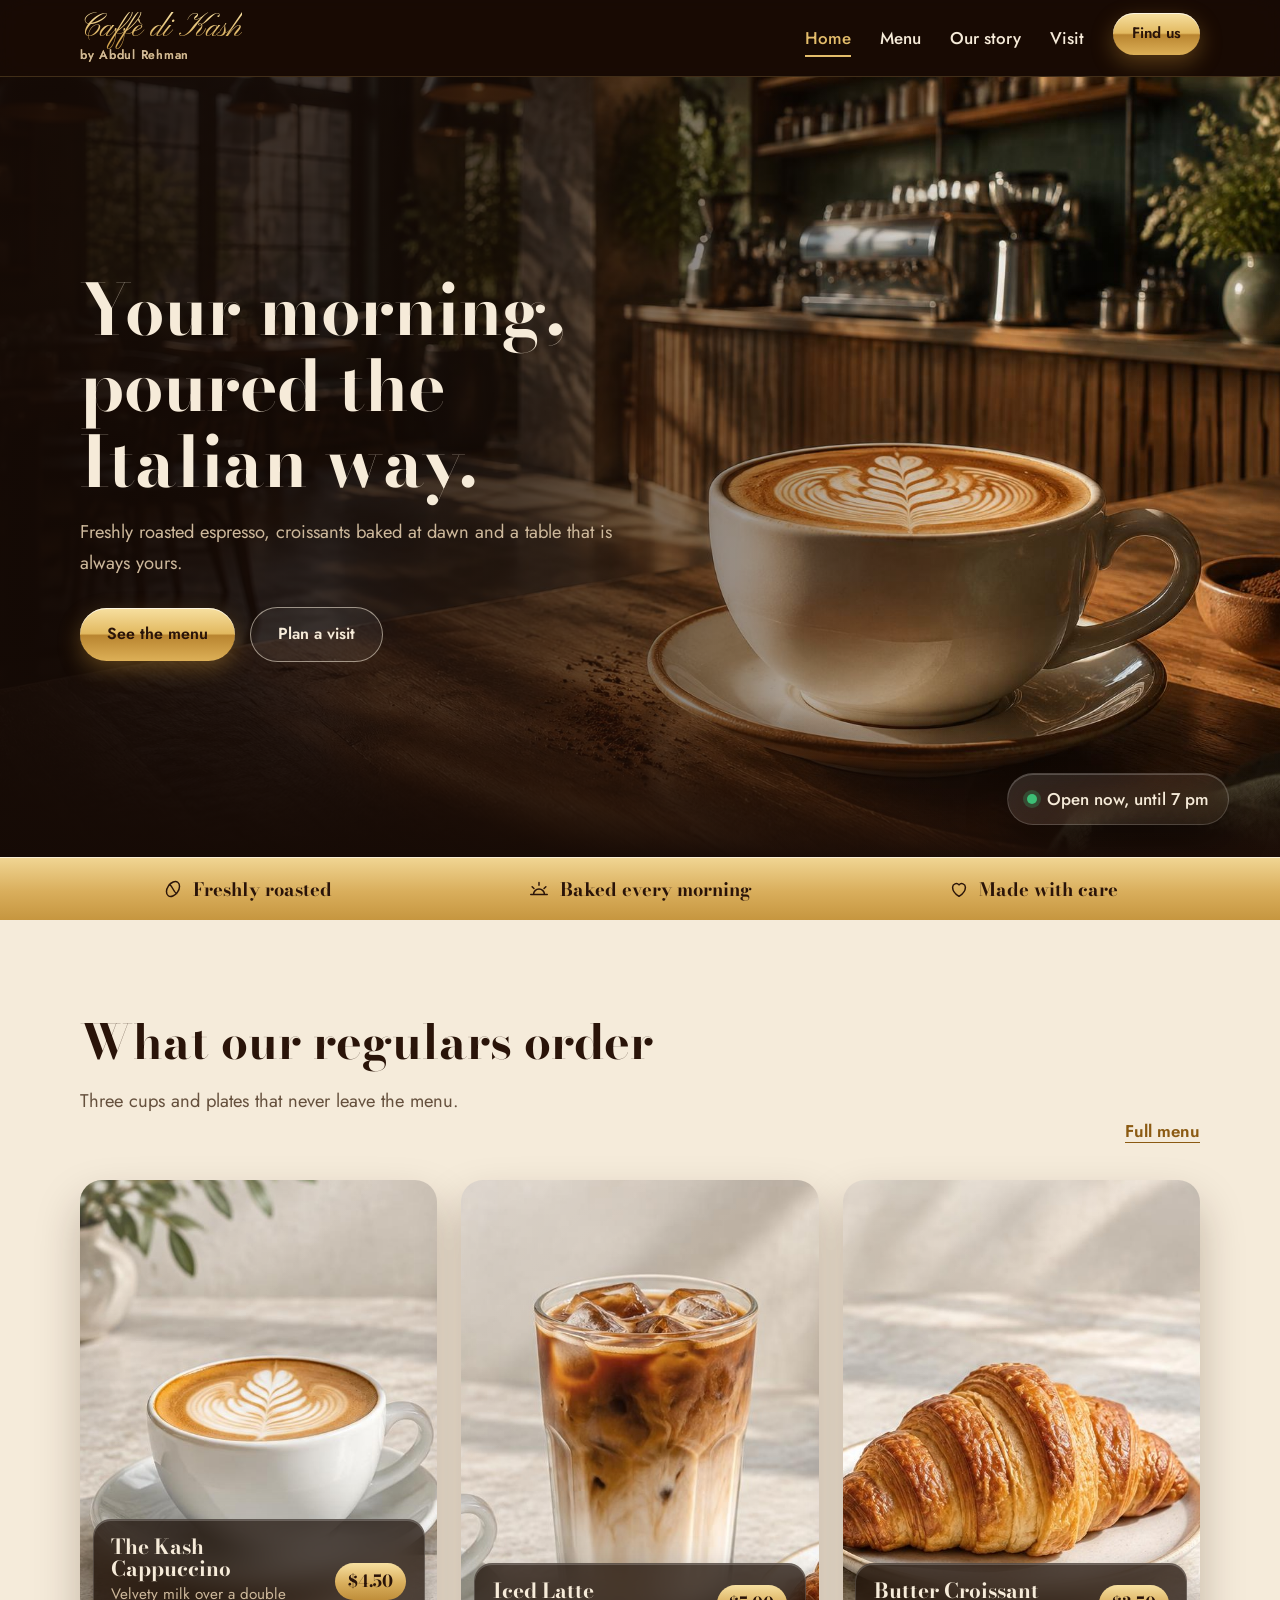
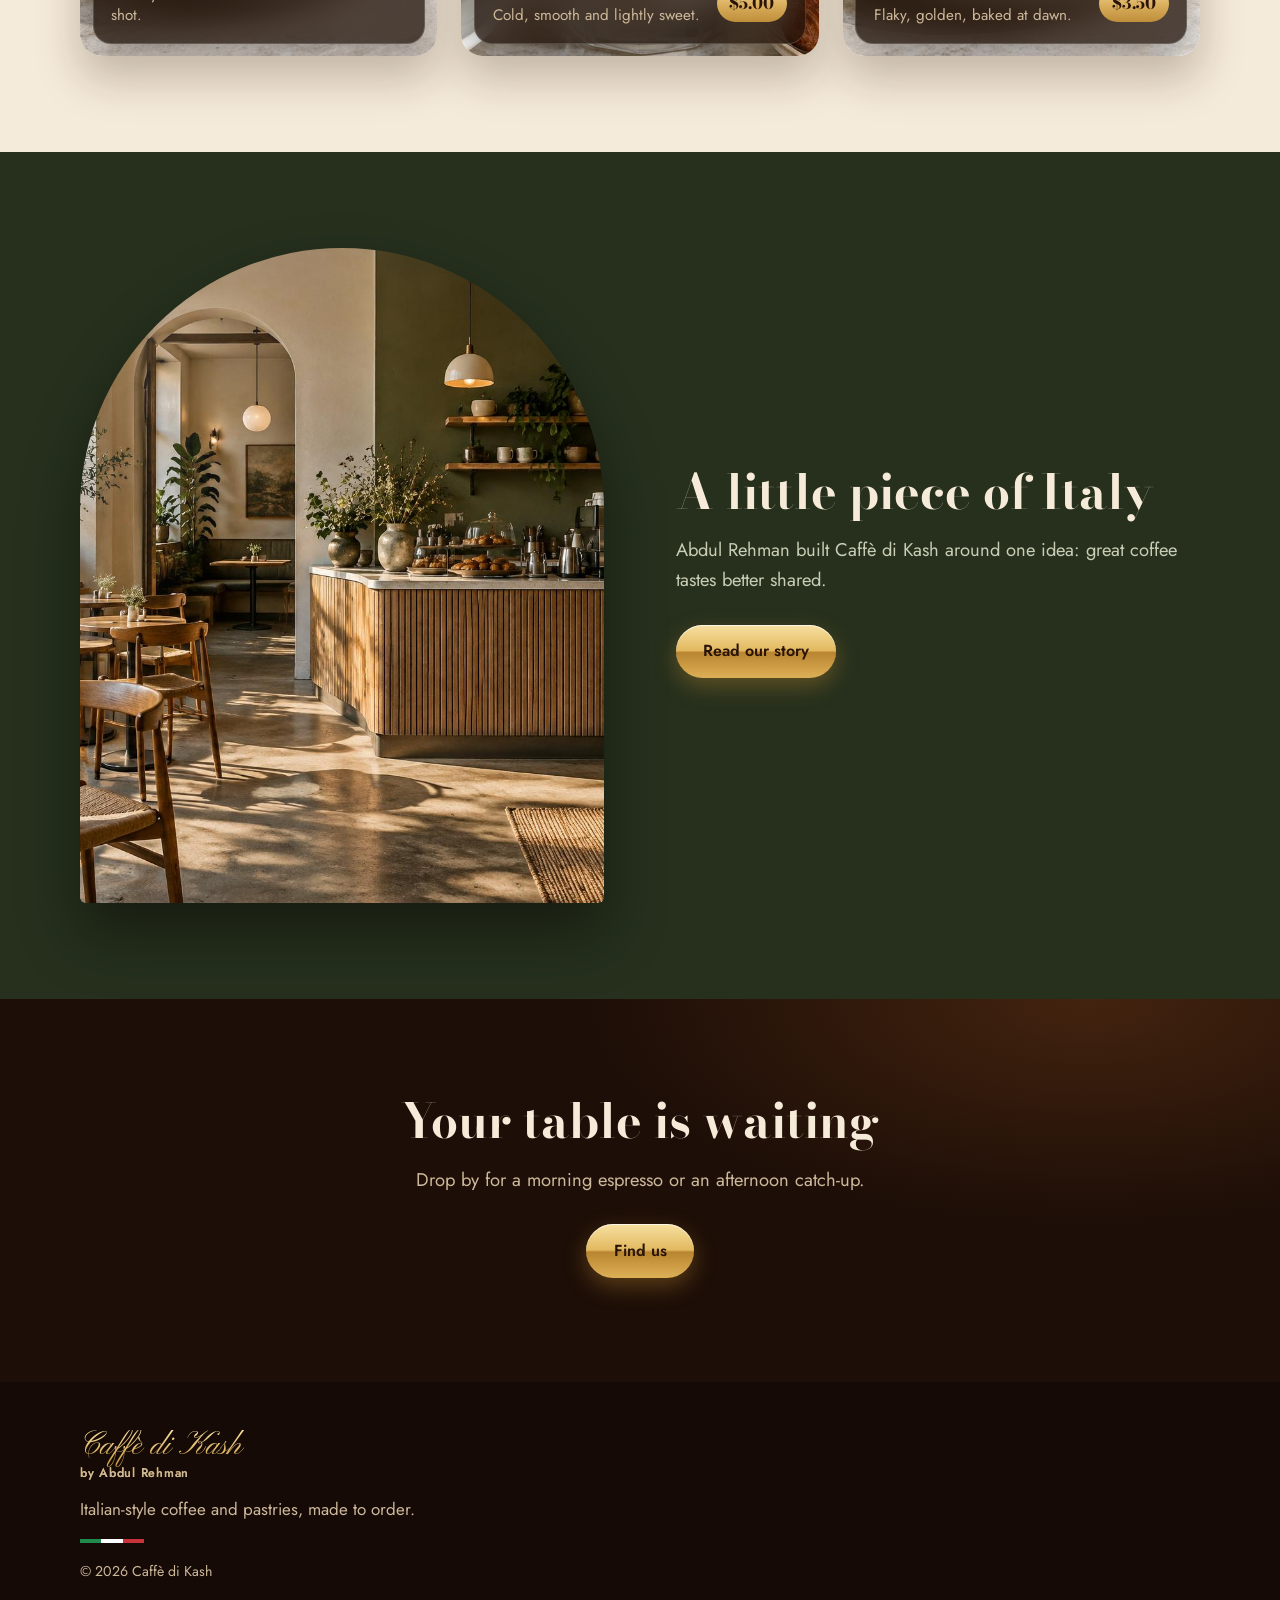
<file: caffe-di-kash/index.html>
<!doctype html><html lang="en"><head><meta charset="utf-8"><meta name="viewport" content="width=device-width,initial-scale=1">
<title>Italian coffee house | Caffè di Kash</title><meta name="description" content="Caffè di Kash by Abdul Rehman: freshly roasted espresso, croissants baked every morning and a table that is always yours."><meta name="theme-color" content="#1D0E07">
<link rel="icon" href="images/favicon.png"><link rel="preconnect" href="https://fonts.googleapis.com"><link rel="preconnect" href="https://fonts.gstatic.com" crossorigin>
<link href="https://fonts.googleapis.com/css2?family=Bodoni+Moda:opsz,wght@6..96,500;6..96,700&family=Jost:wght@400;500;600&family=Pinyon+Script&display=swap" rel="stylesheet">
<link rel="stylesheet" href="styles.css"></head><body><a class="skip" href="#main">Skip to content</a>
<header class="hd"><nav class="wrap nav"><a class="brand" href="index.html">Caffè di Kash<small>by Abdul Rehman</small></a>
<button class="burger" aria-label="Menu" aria-expanded="false"><i></i></button>
<ul class="links"><li><a href="index.html">Home</a></li><li><a href="menu.html">Menu</a></li><li><a href="story.html">Our story</a></li><li><a href="visit.html">Visit</a></li><li><a class="btn gold sm" href="visit.html">Find us</a></li></ul></nav></header><main id="main">
<section class="hero dark"><img src="images/cafe-hero.jpg" alt="Latte art cappuccino on a wooden table inside Caffè di Kash" width="1920" height="1088" fetchpriority="high">
<div class="wrap hc"><h1>Your morning, poured the Italian way.</h1><p class="lead">Freshly roasted espresso, croissants baked at dawn and a table that is always yours.</p>
<p class="cta"><a class="btn gold" href="menu.html">See the menu</a><a class="btn line" href="visit.html">Plan a visit</a></p></div>
<div class="glass status"><b class="dot"></b><span data-open>Open daily</span></div></section>
<div class="rib"><div class="wrap"><span><svg viewBox="0 0 24 24" width="22" height="22" fill="none" stroke="currentColor" stroke-width="1.6" stroke-linecap="round" stroke-linejoin="round" aria-hidden="true"><ellipse cx="12" cy="12" rx="6" ry="9" transform="rotate(35 12 12)"/><path d="M8 7c4 2 4 8 8 10"/></svg>Freshly roasted</span><span><svg viewBox="0 0 24 24" width="22" height="22" fill="none" stroke="currentColor" stroke-width="1.6" stroke-linecap="round" stroke-linejoin="round" aria-hidden="true"><path d="M3 18h18M6 18a6 6 0 0 1 12 0M12 5v3M4.5 9.5l2 2M19.5 9.5l-2 2"/></svg>Baked every morning</span><span><svg viewBox="0 0 24 24" width="22" height="22" fill="none" stroke="currentColor" stroke-width="1.6" stroke-linecap="round" stroke-linejoin="round" aria-hidden="true"><path d="M12 20s-7-4.4-7-10a4 4 0 0 1 7-2.5A4 4 0 0 1 19 10c0 5.600-7 10-7 10z"/></svg>Made with care</span></div></div>
<section class="cream"><div class="wrap"><div class="row"><div><h2>What our regulars order</h2><p class="lead">Three cups and plates that never leave the menu.</p></div><a class="lnk" href="menu.html">Full menu</a></div>
<div class="grid"><article class="fav gl"><img src="images/cappuccino.jpg" alt="Cappuccino with leaf latte art" loading="lazy"><div class="glass"><div><h3>The Kash Cappuccino</h3><p>Velvety milk over a double shot.</p></div><span class="chip">$4.50</span></div></article><article class="fav gl"><img src="images/iced-latte.jpg" alt="Iced latte in a tall glass" loading="lazy"><div class="glass"><div><h3>Iced Latte</h3><p>Cold, smooth and lightly sweet.</p></div><span class="chip">$5.00</span></div></article><article class="fav gl"><img src="images/croissant.jpg" alt="Golden butter croissant on a plate" loading="lazy"><div class="glass"><div><h3>Butter Croissant</h3><p>Flaky, golden, baked at dawn.</p></div><span class="chip">$3.50</span></div></article></div></div></section>
<section class="olive"><div class="wrap split"><div class="gl arch"><img src="images/cafe-interior.jpg" alt="Sunlit interior of Caffè di Kash with wooden counter" loading="lazy"></div>
<div><h2>A little piece of Italy</h2><p class="lead">Abdul Rehman built Caffè di Kash around one idea: great coffee tastes better shared.</p><a class="btn gold" href="story.html">Read our story</a></div></div></section>
<section class="dark glow ctr"><div class="wrap"><h2>Your table is waiting</h2><p class="lead">Drop by for a morning espresso or an afternoon catch-up.</p><a class="btn gold" href="visit.html">Find us</a></div></section></main><footer class="dark ft"><div class="wrap"><a class="brand" href="index.html">Caffè di Kash<small>by Abdul Rehman</small></a>
<p>Italian-style coffee and pastries, made to order.</p><div class="tri"><i></i><i></i><i></i></div><small>© <span id="year"></span> Caffè di Kash</small></div></footer><script src="script.js"></script></body></html>
</file>
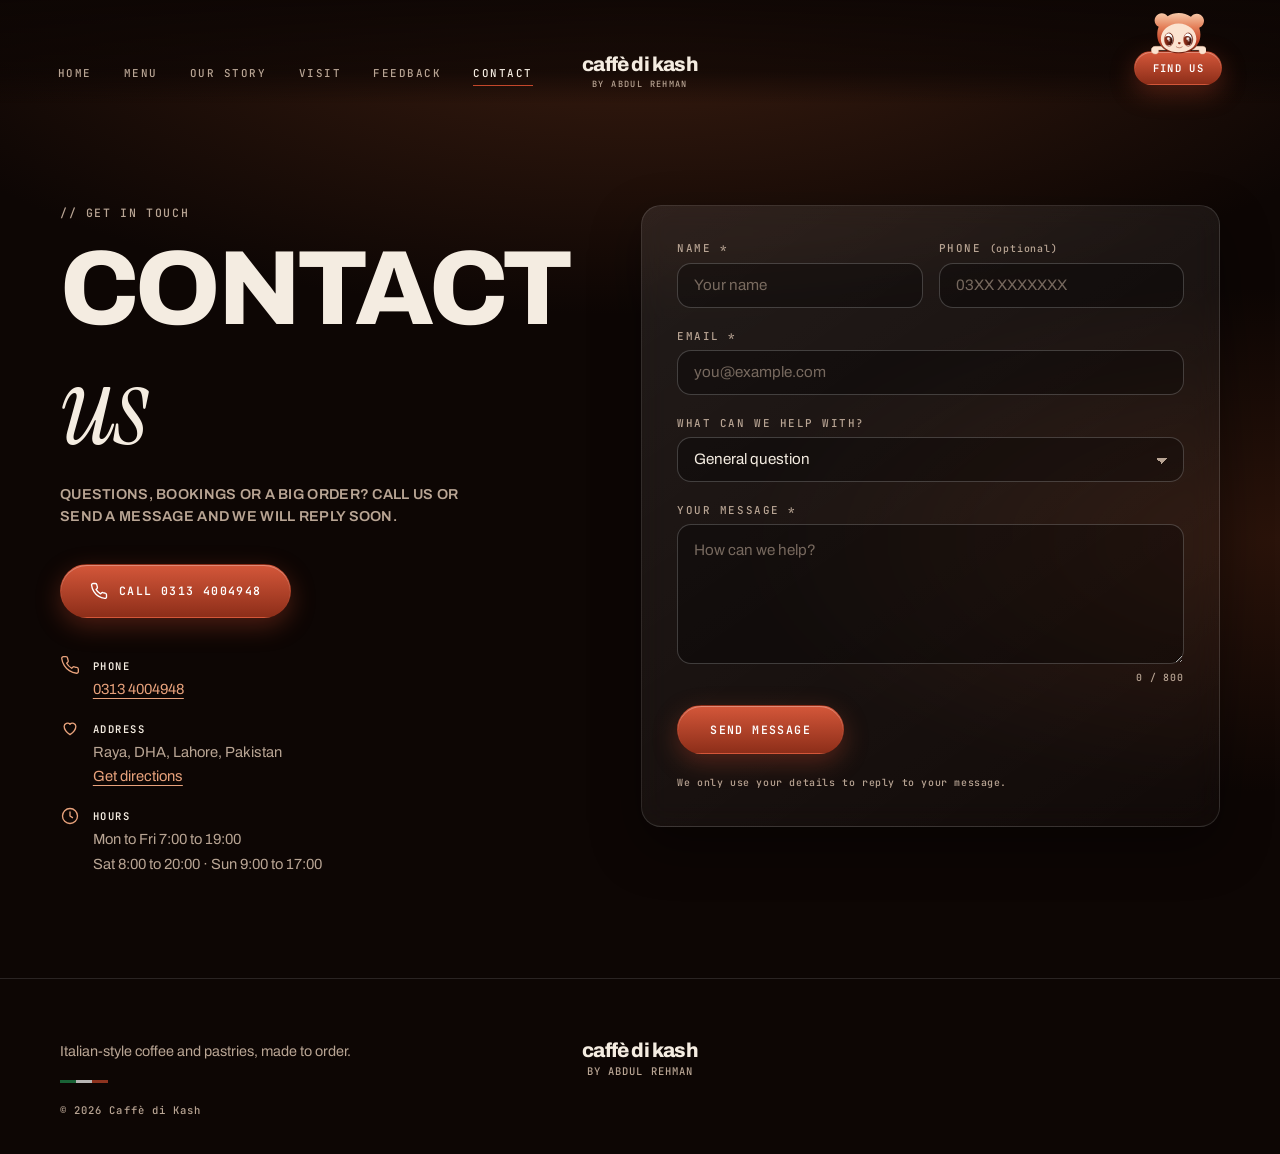
<file: contact.html>
<!doctype html>
<html lang="en">

<head>
  <meta charset="utf-8">
  <meta name="viewport" content="width=device-width,initial-scale=1">
  <title>Contact | Caffè di Kash</title>
  <meta name="description" content="Contact Caffè di Kash in Raya, DHA Lahore. Call, send a message or book a table with Abdul Rehman and the team.">
  <meta name="theme-color" content="#0d0604">
  <link rel="icon" href="images/favicon.png">

  <!-- Fonts -->
  <link rel="preconnect" href="https://fonts.googleapis.com">
  <link rel="preconnect" href="https://fonts.gstatic.com" crossorigin>
  <link href="https://fonts.googleapis.com/css2?family=Archivo:wght@500;600;800&family=Instrument+Serif:ital@0;1&family=JetBrains+Mono:wght@400;500;600&display=swap" rel="stylesheet">

  <link rel="stylesheet" href="styles.css">
</head>

<body>
  <a class="skip" href="#main">Skip to content</a>

  <!-- ========== HEADER ========== -->
  <header class="hd">
    <nav class="wrap nav">
      <a class="brand" href="index.html">Caffè di Kash<small>by Abdul Rehman</small></a>

      <button class="burger" aria-label="Menu" aria-expanded="false"><i></i></button>

      <ul class="links">
        <li><a href="index.html">Home</a></li>
        <li><a href="menu.html">Menu</a></li>
        <li><a href="story.html">Our story</a></li>
        <li><a href="visit.html">Visit</a></li>
        <li><a href="feedback.html">Feedback</a></li>
        <li><a href="contact.html">Contact</a></li>
        <li><a class="btn gold sm" href="visit.html">Find us</a></li>
      </ul>
    </nav>
  </header>

  <main id="main">
    <section class="dark">
      <div class="wrap fb-grid">

        <!-- ----- Left: details ----- -->
        <div class="fb-side">
          <span class="mono">// Get in touch</span>
          <h1>Contact <em>us</em></h1>
          <p class="lead">Questions, bookings or a big order? Call us or send a message and we will reply soon.</p>

          <!-- Tap to call on a phone (opens the SIM dialer) -->
          <a class="btn gold ct-call" href="tel:+923134004948">
            <svg viewBox="0 0 24 24" width="18" height="18" fill="none" stroke="currentColor" stroke-width="1.8" stroke-linecap="round" stroke-linejoin="round" aria-hidden="true"><path d="M22 16.9v3a2 2 0 0 1-2.2 2 19.8 19.8 0 0 1-8.6-3.1 19.5 19.5 0 0 1-6-6A19.8 19.8 0 0 1 2.1 4.2 2 2 0 0 1 4.1 2h3a2 2 0 0 1 2 1.7c.1 1 .4 1.9.7 2.8a2 2 0 0 1-.5 2.1L8 9.9a16 16 0 0 0 6 6l1.3-1.3a2 2 0 0 1 2.1-.4c.9.3 1.8.6 2.8.7a2 2 0 0 1 1.7 2z"/></svg>
            Call 0313 4004948
          </a>

          <ul class="fb-points ct-list">
            <li>
              <svg viewBox="0 0 24 24" width="20" height="20" fill="none" stroke="currentColor" stroke-width="1.6" stroke-linecap="round" stroke-linejoin="round" aria-hidden="true"><path d="M22 16.9v3a2 2 0 0 1-2.2 2 19.8 19.8 0 0 1-8.6-3.1 19.5 19.5 0 0 1-6-6A19.8 19.8 0 0 1 2.1 4.2 2 2 0 0 1 4.1 2h3a2 2 0 0 1 2 1.7c.1 1 .4 1.9.7 2.8a2 2 0 0 1-.5 2.1L8 9.9a16 16 0 0 0 6 6l1.3-1.3a2 2 0 0 1 2.1-.4c.9.3 1.8.6 2.8.7a2 2 0 0 1 1.7 2z"/></svg>
              <span><b>Phone</b><br><a href="tel:+923134004948">0313 4004948</a></span>
            </li>
            <li>
              <svg viewBox="0 0 24 24" width="20" height="20" fill="none" stroke="currentColor" stroke-width="1.6" stroke-linecap="round" stroke-linejoin="round" aria-hidden="true"><path d="M12 20s-7-4.4-7-10a4 4 0 0 1 7-2.5A4 4 0 0 1 19 10c0 5.600-7 10-7 10z"/></svg>
              <span><b>Address</b><br>Raya, DHA, Lahore, Pakistan<br><a href="visit.html">Get directions</a></span>
            </li>
            <li>
              <svg viewBox="0 0 24 24" width="20" height="20" fill="none" stroke="currentColor" stroke-width="1.6" stroke-linecap="round" stroke-linejoin="round" aria-hidden="true"><circle cx="12" cy="12" r="9"/><path d="M12 7v5l3 2"/></svg>
              <span><b>Hours</b><br>Mon to Fri 7:00 to 19:00<br>Sat 8:00 to 20:00 · Sun 9:00 to 17:00</span>
            </li>
          </ul>
        </div>

        <!-- ----- Right: form ----- -->
        <div class="glass fb-card">

          <form id="ct-form" class="fb-form" novalidate>

            <div class="fb-row">
              <div class="fld">
                <label for="ct-name">Name *</label>
                <input type="text" id="ct-name" name="name" autocomplete="name" maxlength="60" placeholder="Your name" required>
                <span class="err">Please enter your name.</span>
              </div>
              <div class="fld">
                <label for="ct-phone">Phone <small>(optional)</small></label>
                <input type="tel" id="ct-phone" name="phone" autocomplete="tel" maxlength="20" placeholder="03XX XXXXXXX">
                <span class="err">Please enter a valid phone number.</span>
              </div>
            </div>

            <div class="fld">
              <label for="ct-email">Email *</label>
              <input type="email" id="ct-email" name="email" autocomplete="email" maxlength="100" placeholder="you@example.com" required>
              <span class="err">Please enter a valid email.</span>
            </div>

            <div class="fld">
              <label for="ct-topic">What can we help with?</label>
              <select id="ct-topic" name="topic">
                <option>General question</option>
                <option>Table booking</option>
                <option>Catering or events</option>
                <option>Order or menu</option>
                <option>Work with us</option>
                <option>Something else</option>
              </select>
            </div>

            <div class="fld">
              <label for="ct-message">Your message *</label>
              <textarea id="ct-message" name="message" maxlength="800" placeholder="How can we help?" required></textarea>
              <span class="cnt" id="ct-count">0 / 800</span>
              <span class="err">Please write a few words (at least 5 characters).</span>
            </div>

            <!-- spam trap: real visitors never see or fill this -->
            <div class="hp-field" aria-hidden="true">
              <label>Website <input type="text" name="website" tabindex="-1" autocomplete="off"></label>
            </div>

            <div class="fb-actions">
              <button class="btn gold" type="submit" id="ct-submit">Send message</button>
              <span class="fb-status" id="ct-status" role="alert"></span>
            </div>
            <p class="fb-note">We only use your details to reply to your message.</p>
          </form>

          <!-- Success message (shown after sending) -->
          <div class="fb-done" id="ct-done" tabindex="-1" hidden>
            <div class="tick">
              <svg viewBox="0 0 24 24" width="30" height="30" fill="none" stroke="currentColor" stroke-width="2" stroke-linecap="round" stroke-linejoin="round" aria-hidden="true"><path d="M5 12.500l4.500 4.500L19 7.500"/></svg>
            </div>
            <h2>Message <em>sent</em></h2>
            <p id="ct-done-text">Thank you! Your message has been sent successfully. We will get back to you soon.</p>
            <div class="cta" style="justify-content:center">
              <a class="btn gold" href="menu.html">See the menu</a>
              <button class="btn line" type="button" id="ct-again">Send another</button>
            </div>
          </div>

        </div>
      </div>
    </section>
  </main>

  <!-- ========== FOOTER ========== -->
  <footer class="dark ft">
    <div class="wrap">
      <a class="brand" href="index.html">Caffè di Kash<small>by Abdul Rehman</small></a>
      <p>Italian-style coffee and pastries, made to order.</p>
      <div class="tri"><i></i><i></i><i></i></div>
      <small>© <span id="year"></span> Caffè di Kash</small>
    </div>
  </footer>

  <script src="script.js"></script>
</body>

</html>
</file>
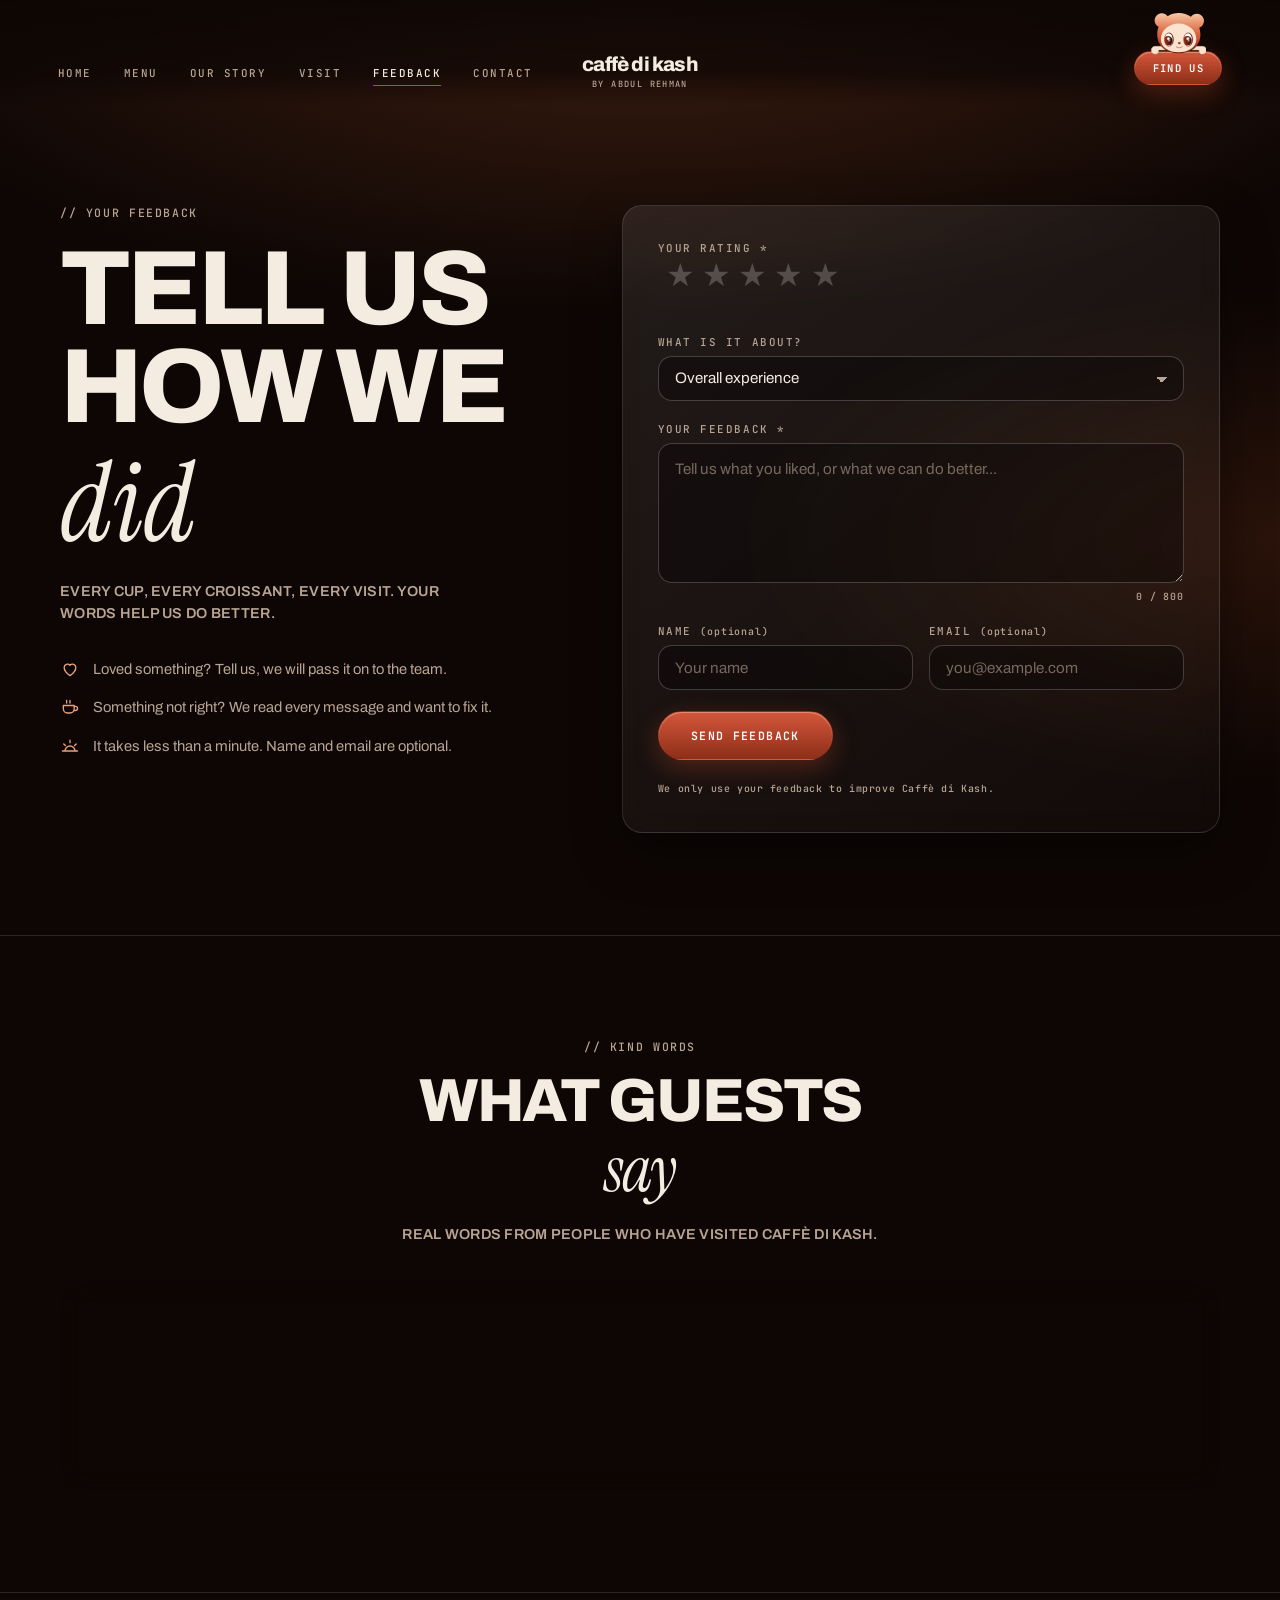
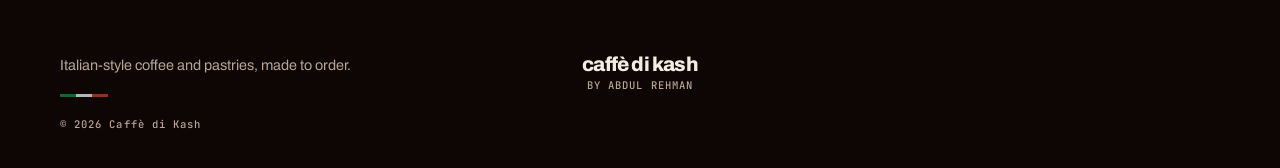
<file: feedback.html>
<!doctype html>
<html lang="en">

<head>
  <meta charset="utf-8">
  <meta name="viewport" content="width=device-width,initial-scale=1">
  <title>Feedback | Caffè di Kash</title>
  <meta name="description" content="Tell Caffè di Kash how we did. Share your rating and thoughts with Abdul Rehman and the team.">
  <meta name="theme-color" content="#0d0604">
  <link rel="icon" href="images/favicon.png">

  <!-- Fonts -->
  <link rel="preconnect" href="https://fonts.googleapis.com">
  <link rel="preconnect" href="https://fonts.gstatic.com" crossorigin>
  <link href="https://fonts.googleapis.com/css2?family=Archivo:wght@500;600;800&family=Instrument+Serif:ital@0;1&family=JetBrains+Mono:wght@400;500;600&display=swap" rel="stylesheet">

  <link rel="stylesheet" href="styles.css">
</head>

<body>
  <a class="skip" href="#main">Skip to content</a>

  <!-- ========== HEADER ========== -->
  <header class="hd">
    <nav class="wrap nav">
      <a class="brand" href="index.html">Caffè di Kash<small>by Abdul Rehman</small></a>

      <button class="burger" aria-label="Menu" aria-expanded="false"><i></i></button>

      <ul class="links">
        <li><a href="index.html">Home</a></li>
        <li><a href="menu.html">Menu</a></li>
        <li><a href="story.html">Our story</a></li>
        <li><a href="visit.html">Visit</a></li>
        <li><a href="feedback.html">Feedback</a></li>
        <li><a href="contact.html">Contact</a></li>
        <li><a class="btn gold sm" href="visit.html">Find us</a></li>
      </ul>
    </nav>
  </header>

  <main id="main">
    <section class="dark">
      <div class="wrap fb-grid">

        <!-- ----- Left: intro ----- -->
        <div class="fb-side">
          <span class="mono">// Your feedback</span>
          <h1>Tell us how we <em>did</em></h1>
          <p class="lead">Every cup, every croissant, every visit. Your words help us do better.</p>

          <ul class="fb-points">
            <li>
              <svg viewBox="0 0 24 24" width="20" height="20" fill="none" stroke="currentColor" stroke-width="1.6" stroke-linecap="round" stroke-linejoin="round" aria-hidden="true"><path d="M12 20s-7-4.4-7-10a4 4 0 0 1 7-2.5A4 4 0 0 1 19 10c0 5.600-7 10-7 10z"/></svg>
              <span>Loved something? Tell us, we will pass it on to the team.</span>
            </li>
            <li>
              <svg viewBox="0 0 24 24" width="20" height="20" fill="none" stroke="currentColor" stroke-width="1.6" stroke-linecap="round" stroke-linejoin="round" aria-hidden="true"><path d="M4 9h13v4a5 5 0 0 1-5 5H9a5 5 0 0 1-5-5V9zM17 10h1.5a2.500 2.500 0 0 1 0 5H17M8 3v3M12 3v3"/></svg>
              <span>Something not right? We read every message and want to fix it.</span>
            </li>
            <li>
              <svg viewBox="0 0 24 24" width="20" height="20" fill="none" stroke="currentColor" stroke-width="1.6" stroke-linecap="round" stroke-linejoin="round" aria-hidden="true"><path d="M3 18h18M6 18a6 6 0 0 1 12 0M12 5v3M4.500 9.500l2 2M19.500 9.500l-2 2"/></svg>
              <span>It takes less than a minute. Name and email are optional.</span>
            </li>
          </ul>
        </div>

        <!-- ----- Right: form ----- -->
        <div class="glass fb-card">

          <form id="fb-form" class="fb-form" novalidate>

            <fieldset class="fld">
              <legend>Your rating *</legend>
              <div class="stars" role="radiogroup" aria-label="Rating from 1 to 5 stars">
                <input type="radio" name="rating" id="r5" value="5"><label for="r5" title="Excellent" aria-label="5 stars">★</label>
                <input type="radio" name="rating" id="r4" value="4"><label for="r4" title="Very good" aria-label="4 stars">★</label>
                <input type="radio" name="rating" id="r3" value="3"><label for="r3" title="Good" aria-label="3 stars">★</label>
                <input type="radio" name="rating" id="r2" value="2"><label for="r2" title="Fair" aria-label="2 stars">★</label>
                <input type="radio" name="rating" id="r1" value="1"><label for="r1" title="Poor" aria-label="1 star">★</label>
              </div>
              <span class="rate-txt" id="rate-txt" aria-live="polite"></span>
              <span class="err">Please choose a rating.</span>
            </fieldset>

            <div class="fld">
              <label for="fb-topic">What is it about?</label>
              <select id="fb-topic" name="topic">
                <option>Overall experience</option>
                <option>Coffee</option>
                <option>Cold drinks</option>
                <option>Bakery</option>
                <option>Service</option>
                <option>Atmosphere</option>
                <option>Website</option>
                <option>Something else</option>
              </select>
            </div>

            <div class="fld">
              <label for="fb-message">Your feedback *</label>
              <textarea id="fb-message" name="message" maxlength="800" placeholder="Tell us what you liked, or what we can do better..." required></textarea>
              <span class="cnt" id="fb-count">0 / 800</span>
              <span class="err">Please write a few words (at least 5 characters).</span>
            </div>

            <div class="fb-row">
              <div class="fld">
                <label for="fb-name">Name <small>(optional)</small></label>
                <input type="text" id="fb-name" name="name" autocomplete="name" maxlength="60" placeholder="Your name">
              </div>
              <div class="fld">
                <label for="fb-email">Email <small>(optional)</small></label>
                <input type="email" id="fb-email" name="email" autocomplete="email" maxlength="100" placeholder="you@example.com">
                <span class="err">Please enter a valid email.</span>
              </div>
            </div>

            <!-- spam trap: real visitors never see or fill this -->
            <div class="hp-field" aria-hidden="true">
              <label>Company <input type="text" name="company" tabindex="-1" autocomplete="off"></label>
            </div>

            <div class="fb-actions">
              <button class="btn gold" type="submit" id="fb-submit">Send feedback</button>
              <span class="fb-status" id="fb-status" role="alert"></span>
            </div>
            <p class="fb-note">We only use your feedback to improve Caffè di Kash.</p>
          </form>

          <!-- Thank-you message (shown after sending) -->
          <div class="fb-done" id="fb-done" tabindex="-1" hidden>
            <div class="tick">
              <svg viewBox="0 0 24 24" width="30" height="30" fill="none" stroke="currentColor" stroke-width="2" stroke-linecap="round" stroke-linejoin="round" aria-hidden="true"><path d="M5 12.500l4.500 4.500L19 7.500"/></svg>
            </div>
            <h2>Grazie <em>mille</em></h2>
            <p>Thank you for taking the time. Your feedback helps us pour a better cup.</p>
            <div class="cta" style="justify-content:center">
              <a class="btn gold" href="menu.html">See the menu</a>
              <button class="btn line" type="button" id="fb-again">Send another</button>
            </div>
          </div>

        </div>
      </div>
    </section>

    <!-- ========== GUEST TESTIMONIALS (filled from script.js) ========== -->
    <section class="dark">
      <div class="wrap">
        <div class="st-head">
          <span class="mono">// Kind words</span>
          <h2>What guests <em>say</em></h2>
          <p class="lead">Real words from people who have visited Caffè di Kash.</p>
        </div>
        <div class="tm-grid" id="tm-grid" aria-live="polite"></div>
      </div>
    </section>
  </main>

  <!-- ========== FOOTER ========== -->
  <footer class="dark ft">
    <div class="wrap">
      <a class="brand" href="index.html">Caffè di Kash<small>by Abdul Rehman</small></a>
      <p>Italian-style coffee and pastries, made to order.</p>
      <div class="tri"><i></i><i></i><i></i></div>
      <small>© <span id="year"></span> Caffè di Kash</small>
    </div>
  </footer>

  <script src="script.js"></script>
</body>

</html>
</file>
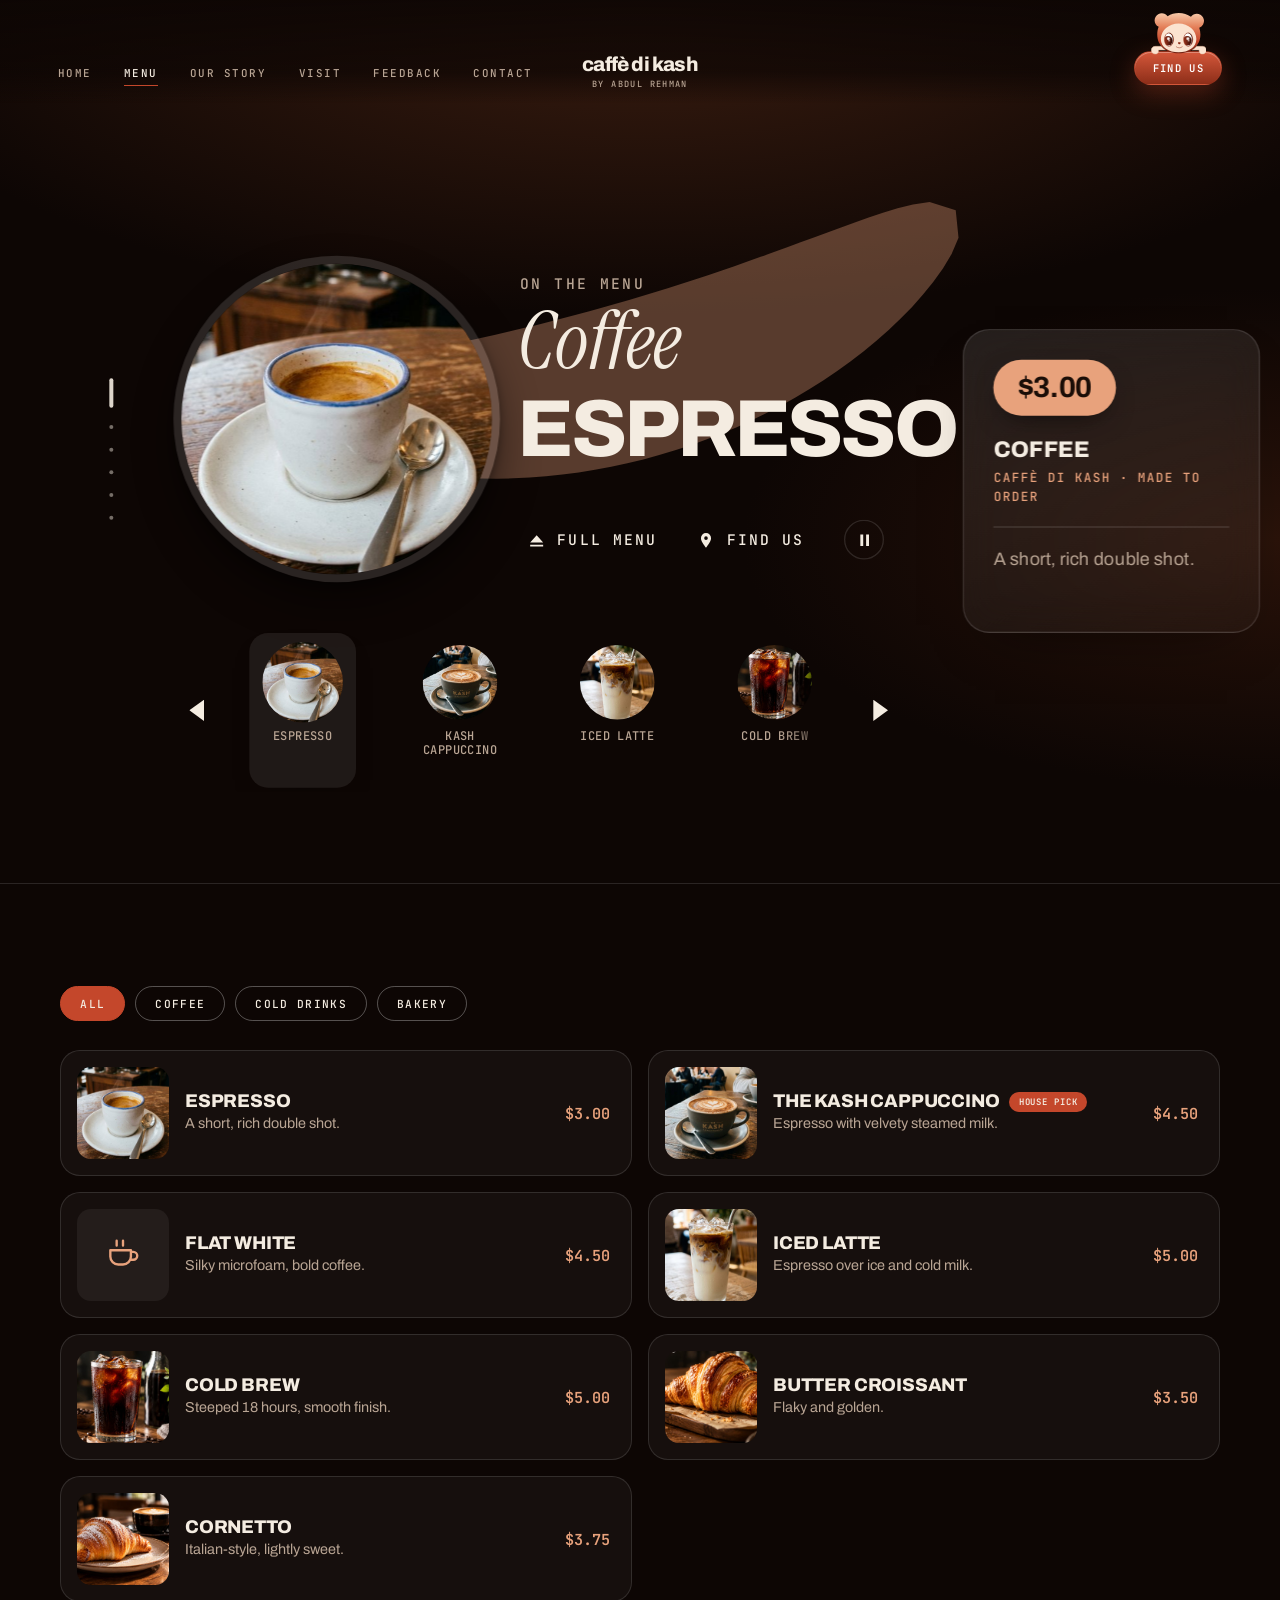
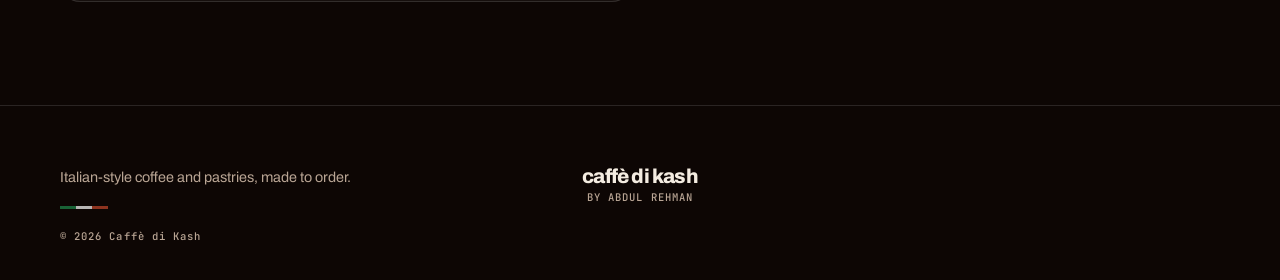
<file: menu.html>
<!doctype html>
<html lang="en">

<head>
  <meta charset="utf-8">
  <meta name="viewport" content="width=device-width,initial-scale=1">
  <title>Menu | Caffè di Kash</title>
  <meta name="description" content="Espresso, cappuccino, cold drinks and fresh pastries at Caffè di Kash.">
  <meta name="theme-color" content="#0d0604">
  <link rel="icon" href="images/favicon.png">

  <!-- Fonts -->
  <link rel="preconnect" href="https://fonts.googleapis.com">
  <link rel="preconnect" href="https://fonts.gstatic.com" crossorigin>
  <link href="https://fonts.googleapis.com/css2?family=Archivo:wght@500;600;800&family=Instrument+Serif:ital@0;1&family=JetBrains+Mono:wght@400;500;600&display=swap" rel="stylesheet">

  <link rel="stylesheet" href="styles.css">
</head>

<body>
  <a class="skip" href="#main">Skip to content</a>

  <!-- ========== HEADER ========== -->
  <header class="hd">
    <nav class="wrap nav">
      <a class="brand" href="index.html">Caffè di Kash<small>by Abdul Rehman</small></a>

      <button class="burger" aria-label="Menu" aria-expanded="false"><i></i></button>

      <ul class="links">
        <li><a href="index.html">Home</a></li>
        <li><a href="menu.html">Menu</a></li>
        <li><a href="story.html">Our story</a></li>
        <li><a href="visit.html">Visit</a></li>
        <li><a href="feedback.html">Feedback</a></li>
        <li><a href="contact.html">Contact</a></li>
        <li><a class="btn gold sm" href="visit.html">Find us</a></li>
      </ul>
    </nav>
  </header>

  <main id="main">

    <!-- ========== MENU HERO (orbit carousel, built by menu-carousel.js from the list below) ========== -->
    <section class="dark" style="padding:0">
      <h1 class="dsh-sr" style="position:absolute;width:1px;height:1px;overflow:hidden;clip:rect(0 0 0 0)">Menu, made to order</h1>
      <div id="dish-carousel"></div>
    </section>

    <!-- ========== MENU LIST ========== -->
    <section class="cream" id="menu-list">
      <div class="wrap">

        <!-- Filter buttons (handled in script.js via data-f) -->
        <div class="filters" role="group" aria-label="Filter menu">
          <button aria-pressed="true" data-f="all">All</button>
          <button aria-pressed="false" data-f="coffee">Coffee</button>
          <button aria-pressed="false" data-f="cold">Cold drinks</button>
          <button aria-pressed="false" data-f="bakery">Bakery</button>
        </div>

        <div class="list">

          <!-- ----- Coffee ----- -->
          <div class="mi" data-c="coffee">
            <img class="mi-img" src="images/menu-espresso.jpg" alt="Espresso in a white cup on a wooden table" width="480" height="480" loading="lazy">
            <div>
              <h3>Espresso</h3>
              <p>A short, rich double shot.</p>
            </div>
            <span class="pr">$3.00</span>
          </div>

          <div class="mi" data-c="coffee">
            <img class="mi-img" src="images/menu-cappuccino.jpg" alt="Kash cappuccino with heart latte art" width="480" height="480" loading="lazy">
            <div>
              <h3>The Kash Cappuccino<em class="tag">House pick</em></h3>
              <p>Espresso with velvety steamed milk.</p>
            </div>
            <span class="pr">$4.50</span>
          </div>

          <div class="mi" data-c="coffee">
            <!-- No photo yet: coffee-cup icon placeholder -->
            <span class="mi-img ph" aria-hidden="true">
              <svg viewBox="0 0 24 24" width="38" height="38" fill="none" stroke="currentColor" stroke-width="1.5" stroke-linecap="round" stroke-linejoin="round">
                <path d="M4 9h13v4a5 5 0 0 1-5 5H9a5 5 0 0 1-5-5V9zM17 10h1.5a2.5 2.5 0 0 1 0 5H17M8 3v3M12 3v3"/>
              </svg>
            </span>
            <div>
              <h3>Flat White</h3>
              <p>Silky microfoam, bold coffee.</p>
            </div>
            <span class="pr">$4.50</span>
          </div>

          <!-- ----- Cold drinks ----- -->
          <div class="mi" data-c="cold">
            <img class="mi-img" src="images/menu-iced-latte.jpg" alt="Iced latte in a tall glass" width="480" height="480" loading="lazy">
            <div>
              <h3>Iced Latte</h3>
              <p>Espresso over ice and cold milk.</p>
            </div>
            <span class="pr">$5.00</span>
          </div>

          <div class="mi" data-c="cold">
            <img class="mi-img" src="images/menu-cold-brew.jpg" alt="Glass of cold brew over ice" width="480" height="480" loading="lazy">
            <div>
              <h3>Cold Brew</h3>
              <p>Steeped 18 hours, smooth finish.</p>
            </div>
            <span class="pr">$5.00</span>
          </div>

          <!-- ----- Bakery ----- -->
          <div class="mi" data-c="bakery">
            <img class="mi-img" src="images/menu-croissant.jpg" alt="Golden butter croissant" width="480" height="480" loading="lazy">
            <div>
              <h3>Butter Croissant</h3>
              <p>Flaky and golden.</p>
            </div>
            <span class="pr">$3.50</span>
          </div>

          <div class="mi" data-c="bakery">
            <img class="mi-img" src="images/menu-cornetto.jpg" alt="Cornetto dusted with sugar on a plate" width="480" height="480" loading="lazy">
            <div>
              <h3>Cornetto</h3>
              <p>Italian-style, lightly sweet.</p>
            </div>
            <span class="pr">$3.75</span>
          </div>

        </div>
      </div>
    </section>

  </main>

  <!-- ========== FOOTER ========== -->
  <footer class="dark ft">
    <div class="wrap">
      <a class="brand" href="index.html">Caffè di Kash<small>by Abdul Rehman</small></a>
      <p>Italian-style coffee and pastries, made to order.</p>
      <div class="tri"><i></i><i></i><i></i></div>
      <small>© <span id="year"></span> Caffè di Kash</small>
    </div>
  </footer>

  <script src="script.js"></script>
  <script src="https://cdnjs.cloudflare.com/ajax/libs/gsap/3.12.5/gsap.min.js" defer></script>
  <script src="menu-carousel.js" defer></script>
</body>

</html>
</file>
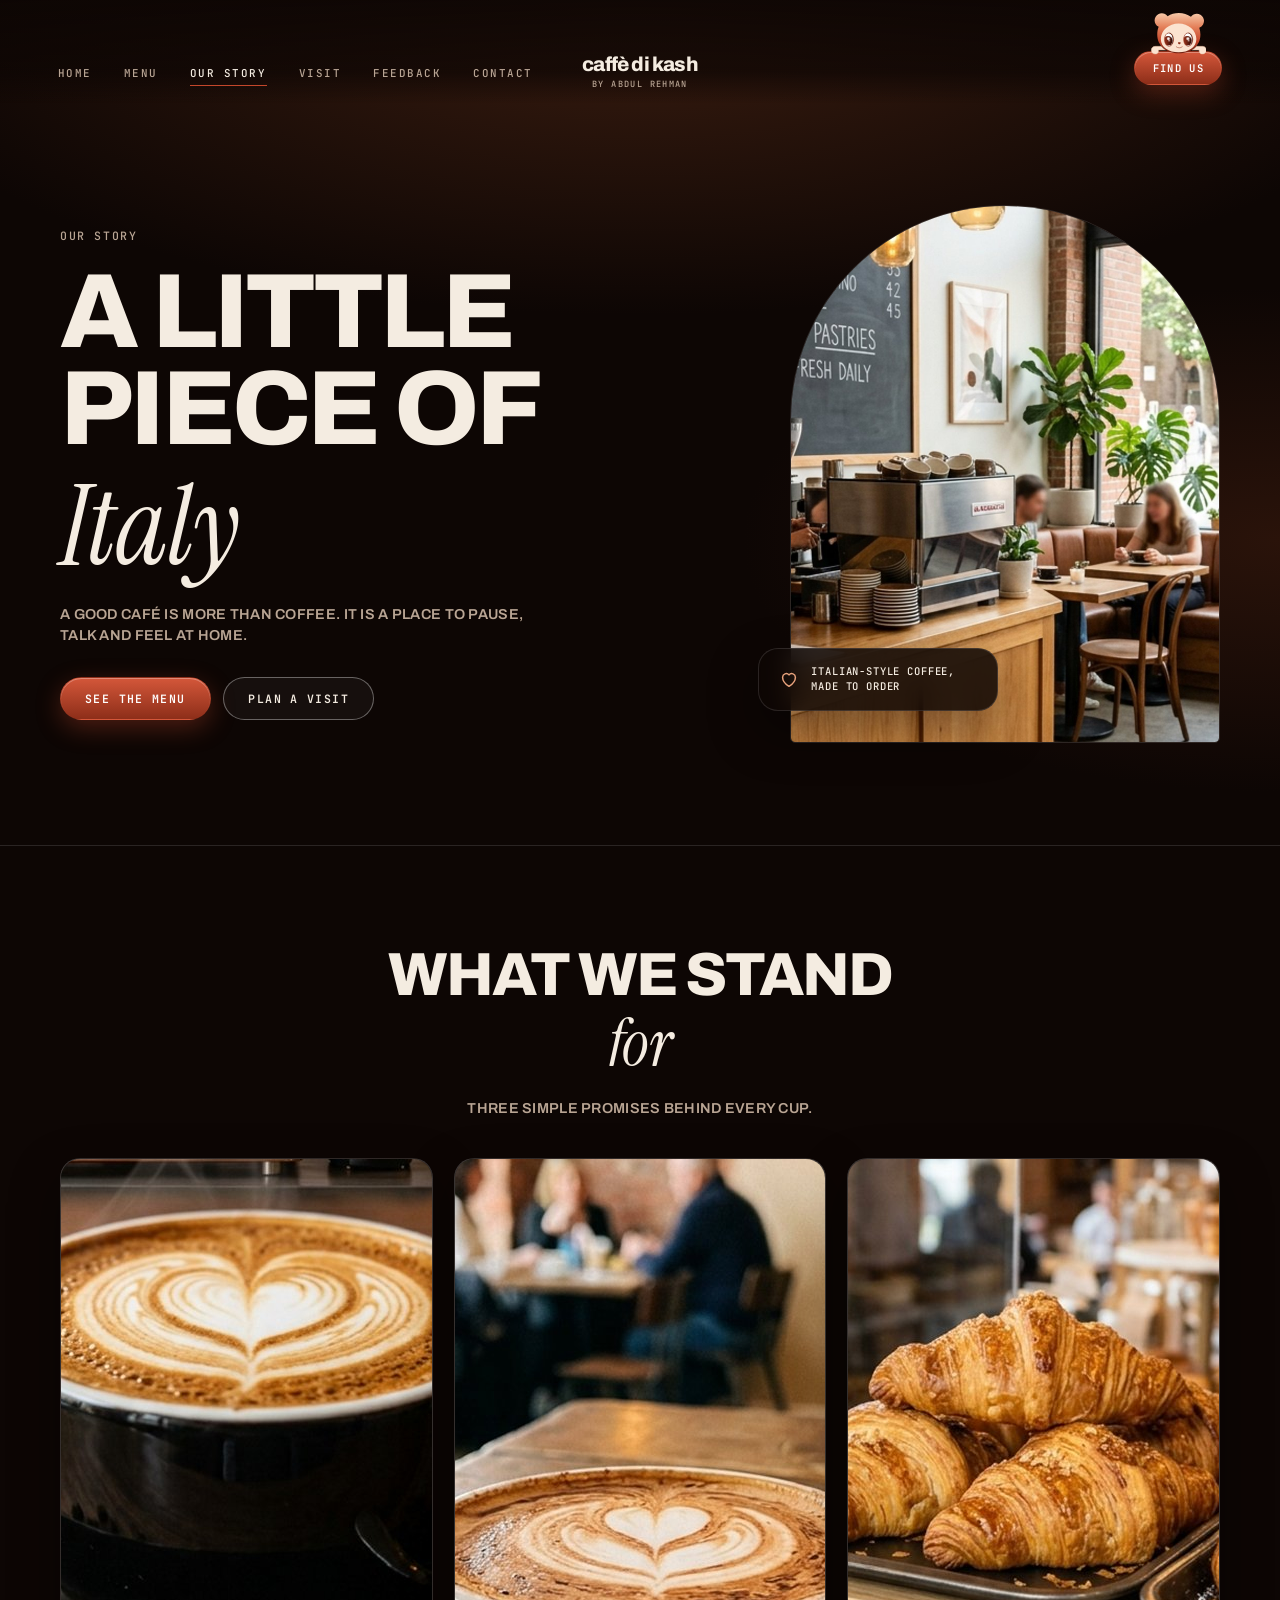
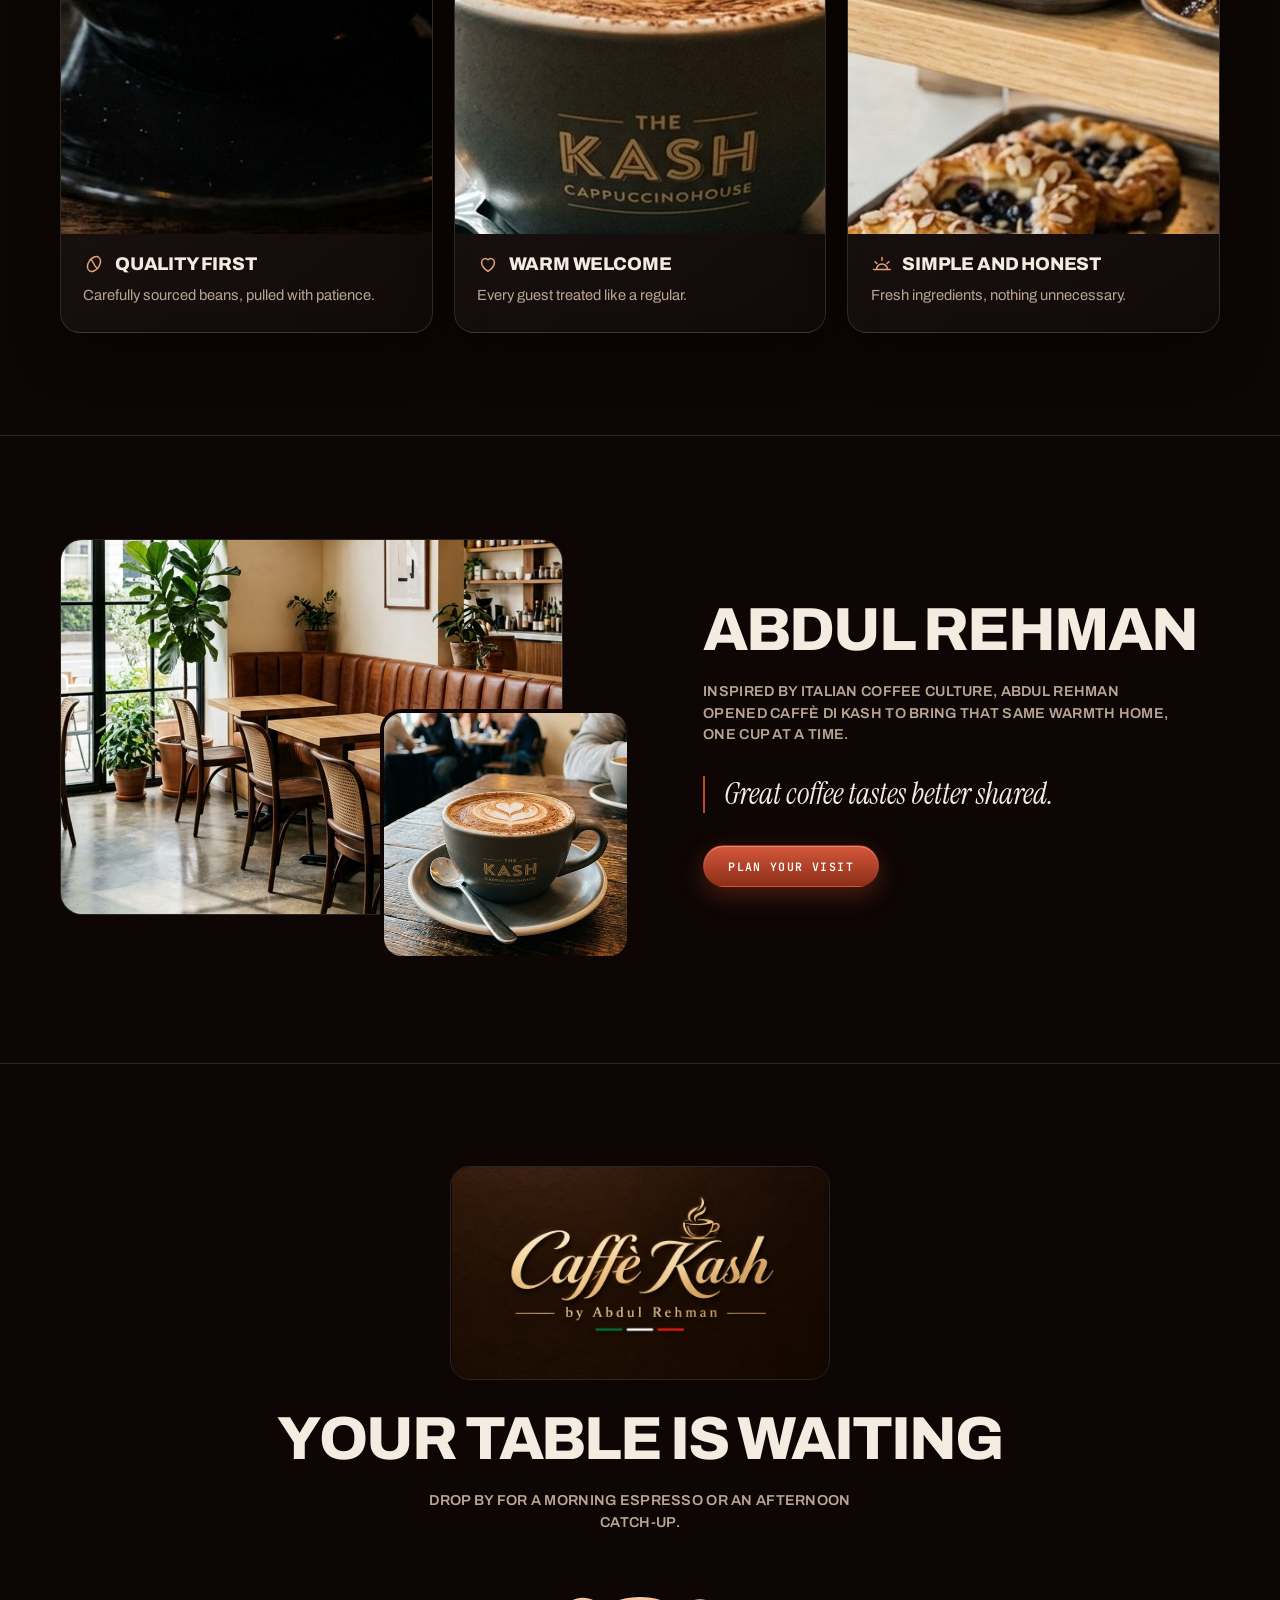
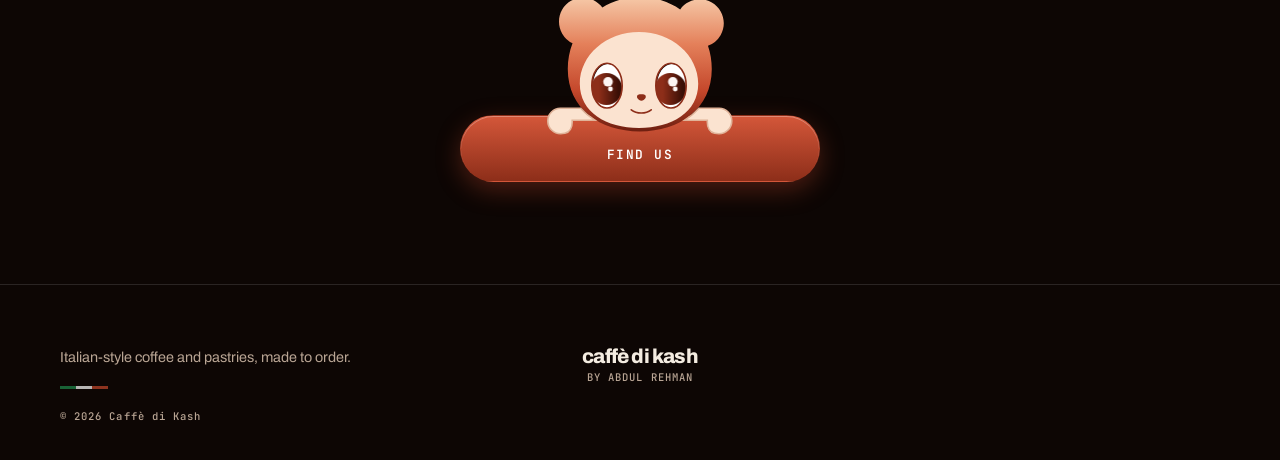
<file: story.html>
<!doctype html>
<html lang="en">
<head>
    <meta charset="utf-8">
    <meta name="viewport" content="width=device-width, initial-scale=1">

    <title>Our story | Caffè di Kash</title>
    <meta name="description" content="How Abdul Rehman brought Italian coffee culture to Caffè di Kash.">
    <meta name="theme-color" content="#0d0604">

    <link rel="icon" href="images/favicon.png">

    <link rel="preconnect" href="https://fonts.googleapis.com">
    <link rel="preconnect" href="https://fonts.gstatic.com" crossorigin>

    <link href="https://fonts.googleapis.com/css2?family=Archivo:wght@500;600;800&family=Instrument+Serif:ital@0;1&family=JetBrains+Mono:wght@400;500;600&display=swap" rel="stylesheet">

    <link rel="stylesheet" href="styles.css">
</head>

<body>
    <a class="skip" href="#main">Skip to content</a>

    <header class="hd">
        <nav class="wrap nav">
            <a class="brand" href="index.html">
                Caffè di Kash
                <small>by Abdul Rehman</small>
            </a>

            <button class="burger" aria-label="Menu" aria-expanded="false">
                <i></i>
            </button>

            <ul class="links">
                <li><a href="index.html">Home</a></li>
                <li><a href="menu.html">Menu</a></li>
                <li><a href="story.html">Our story</a></li>
                <li><a href="visit.html">Visit</a></li>
                <li><a href="feedback.html">Feedback</a></li>
                <li><a href="contact.html">Contact</a></li>
                <li><a class="btn gold sm" href="visit.html">Find us</a></li>
            </ul>
        </nav>
    </header>

    <main id="main">
        <section class="dark">
            <div class="wrap st-hero">
                <div>
                    <span class="eyebrow">Our story</span>

                    <h1>A little piece of <em>Italy</em></h1>

                    <p class="lead">
                        A good café is more than coffee. It is a place to pause, talk and feel at home.
                    </p>

                    <p class="cta">
                        <a class="btn gold" href="menu.html">See the menu</a>
                        <a class="btn line" href="visit.html">Plan a visit</a>
                    </p>
                </div>

                <div class="st-photo">
                    <div class="gl arch">
                        <img
                            src="images/cafe-interior.jpg"
                            alt="Barista at the wooden counter inside Caffè di Kash"
                            width="1536"
                            height="1024"
                        >
                    </div>

                    <div class="glass st-badge">
                        <svg
                            viewBox="0 0 24 24"
                            width="22"
                            height="22"
                            fill="none"
                            stroke="currentColor"
                            stroke-width="1.6"
                            stroke-linecap="round"
                            stroke-linejoin="round"
                            aria-hidden="true"
                        >
                            <path d="M12 20s-7-4.4-7-10a4 4 0 0 1 7-2.5A4 4 0 0 1 19 10c0 5.600-7 10-7 10z"/>
                        </svg>

                        <span>Italian-style coffee, made to order</span>
                    </div>
                </div>
            </div>
        </section>

        <section class="dark">
            <div class="wrap">
                <div class="st-head">
                    <h2>What we stand <em>for</em></h2>
                    <p class="lead">Three simple promises behind every cup.</p>
                </div>

                <div class="st-cards">
                    <article class="glass st-card">
                        <img
                            src="images/story-quality.jpg"
                            alt="Heart latte art cup beside roasted coffee beans"
                            width="900"
                            height="675"
                            loading="lazy"
                        >

                        <div class="tx">
                            <h3>
                                <svg
                                    viewBox="0 0 24 24"
                                    width="22"
                                    height="22"
                                    fill="none"
                                    stroke="currentColor"
                                    stroke-width="1.6"
                                    stroke-linecap="round"
                                    stroke-linejoin="round"
                                    aria-hidden="true"
                                >
                                    <ellipse cx="12" cy="12" rx="6" ry="9" transform="rotate(35 12 12)"/>
                                    <path d="M8 7c4 2 4 8 8 10"/>
                                </svg>

                                Quality first
                            </h3>

                            <p>Carefully sourced beans, pulled with patience.</p>
                        </div>
                    </article>

                    <article class="glass st-card">
                        <img
                            src="images/story-welcome.jpg"
                            alt="Guests chatting at a table with a latte in the foreground"
                            width="900"
                            height="675"
                            loading="lazy"
                        >

                        <div class="tx">
                            <h3>
                                <svg
                                    viewBox="0 0 24 24"
                                    width="22"
                                    height="22"
                                    fill="none"
                                    stroke="currentColor"
                                    stroke-width="1.6"
                                    stroke-linecap="round"
                                    stroke-linejoin="round"
                                    aria-hidden="true"
                                >
                                    <path d="M12 20s-7-4.4-7-10a4 4 0 0 1 7-2.5A4 4 0 0 1 19 10c0 5.600-7 10-7 10z"/>
                                </svg>

                                Warm welcome
                            </h3>

                            <p>Every guest treated like a regular.</p>
                        </div>
                    </article>

                    <article class="glass st-card">
                        <img
                            src="images/story-honest.jpg"
                            alt="Fresh croissants and pastries in the display case"
                            width="900"
                            height="675"
                            loading="lazy"
                        >

                        <div class="tx">
                            <h3>
                                <svg
                                    viewBox="0 0 24 24"
                                    width="22"
                                    height="22"
                                    fill="none"
                                    stroke="currentColor"
                                    stroke-width="1.6"
                                    stroke-linecap="round"
                                    stroke-linejoin="round"
                                    aria-hidden="true"
                                >
                                    <path d="M3 18h18M6 18a6 6 0 0 1 12 0M12 5v3M4.5 9.5l2 2M19.5 9.5l-2 2"/>
                                </svg>

                                Simple and honest
                            </h3>

                            <p>Fresh ingredients, nothing unnecessary.</p>
                        </div>
                    </article>
                </div>
            </div>
        </section>

        <section class="dark">
            <div class="wrap st-founder">
                <div class="st-collage">
                    <div class="gl big">
                        <img
                            src="images/story-seating.jpg"
                            alt="Bright seating area with wooden tables and plants"
                            width="900"
                            height="675"
                            loading="lazy"
                        >
                    </div>

                    <div class="gl small">
                        <img
                            src="images/menu-cappuccino.jpg"
                            alt="Kash cappuccino with heart latte art"
                            width="480"
                            height="480"
                            loading="lazy"
                        >
                    </div>
                </div>

                <div>
                    <h2>Abdul Rehman</h2>

                    <p class="lead">
                        Inspired by Italian coffee culture, Abdul Rehman opened Caffè di Kash to bring that same warmth home, one cup at a time.
                    </p>

                    <blockquote class="st-quote">
                        Great coffee tastes better shared.
                    </blockquote>

                    <a class="btn gold" href="visit.html">Plan your visit</a>
                </div>
            </div>
        </section>

        <section class="dark glow ctr">
            <div class="wrap">
                <img
                    class="st-emblem"
                    src="images/logo.png"
                    alt="Caffè di Kash by Abdul Rehman emblem"
                    width="1672"
                    height="940"
                    loading="lazy"
                >

                <h2>Your table is waiting</h2>

                <p class="lead">
                    Drop by for a morning espresso or an afternoon catch-up.
                </p>

                <a class="btn gold" href="visit.html">Find us</a>
            </div>
        </section>
    </main>

    <footer class="dark ft">
        <div class="wrap">
            <a class="brand" href="index.html">
                Caffè di Kash
                <small>by Abdul Rehman</small>
            </a>

            <p>Italian-style coffee and pastries, made to order.</p>

            <div class="tri">
                <i></i>
                <i></i>
                <i></i>
            </div>

            <small>© <span id="year"></span> Caffè di Kash</small>
        </div>
    </footer>

    <script src="script.js"></script>
</body>
</html>
</file>
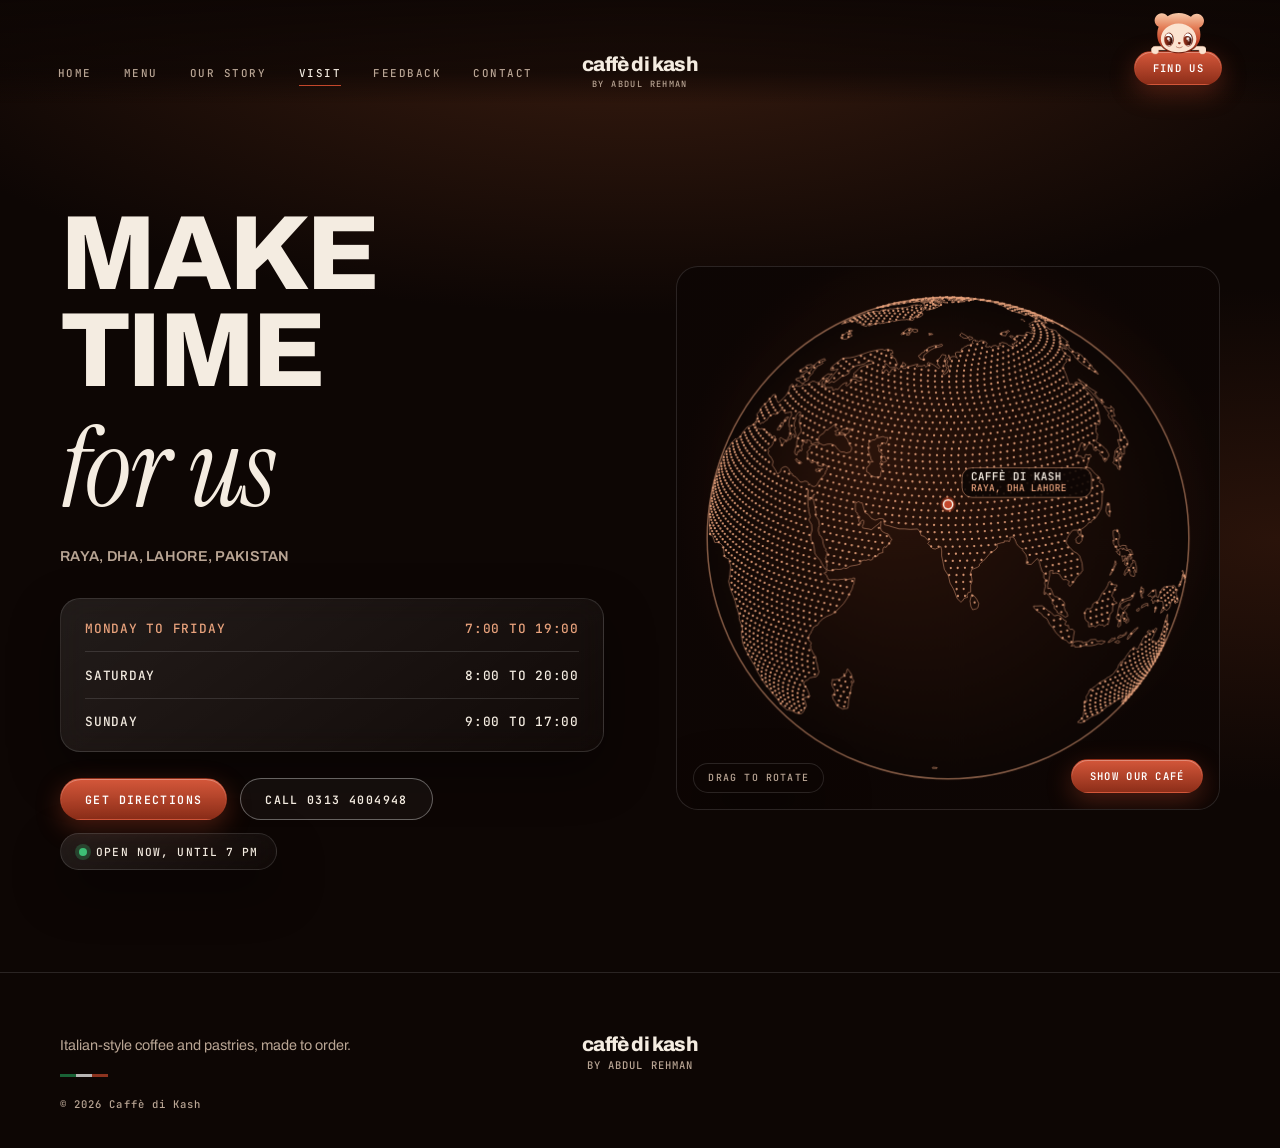
<file: visit.html>
<!doctype html>
<html lang="en">
<head>
    <meta charset="utf-8">
    <meta name="viewport" content="width=device-width, initial-scale=1">

    <title>Visit | Caffè di Kash</title>
    <meta name="description" content="Opening hours and directions for Caffè di Kash.">
    <meta name="theme-color" content="#0d0604">

    <link rel="icon" href="images/favicon.png">

    <link rel="preconnect" href="https://fonts.googleapis.com">
    <link rel="preconnect" href="https://fonts.gstatic.com" crossorigin>

    <link href="https://fonts.googleapis.com/css2?family=Archivo:wght@500;600;800&family=Instrument+Serif:ital@0;1&family=JetBrains+Mono:wght@400;500;600&display=swap" rel="stylesheet">

    <link rel="stylesheet" href="styles.css">
</head>

<body>
    <a class="skip" href="#main">Skip to content</a>

    <header class="hd">
        <nav class="wrap nav">
            <a class="brand" href="index.html">
                Caffè di Kash
                <small>by Abdul Rehman</small>
            </a>

            <button class="burger" aria-label="Menu" aria-expanded="false">
                <i></i>
            </button>

            <ul class="links">
                <li><a href="index.html">Home</a></li>
                <li><a href="menu.html">Menu</a></li>
                <li><a href="story.html">Our story</a></li>
                <li><a href="visit.html">Visit</a></li>
                <li><a href="feedback.html">Feedback</a></li>
                <li><a href="contact.html">Contact</a></li>
                <li><a class="btn gold sm" href="visit.html">Find us</a></li>
            </ul>
        </nav>
    </header>

    <main id="main">
        <section class="dark">
            <div class="wrap split">
                <div>
                    <h1>Make time <em>for us</em></h1>

                    <p class="lead">Raya, DHA, Lahore, Pakistan</p>

                    <div class="glass hours">
                        <div data-days="1,2,3,4,5">
                            <span>Monday to Friday</span>
                            <span>7:00 to 19:00</span>
                        </div>

                        <div data-days="6">
                            <span>Saturday</span>
                            <span>8:00 to 20:00</span>
                        </div>

                        <div data-days="0">
                            <span>Sunday</span>
                            <span>9:00 to 17:00</span>
                        </div>
                    </div>

                    <p class="cta">
                        <a
                            class="btn gold"
                            href="https://www.google.com/maps/search/?api=1&query=Raya+DHA+Lahore+Pakistan"
                            target="_blank"
                            rel="noopener"
                        >
                            Get directions
                        </a>

                        <a class="btn line" href="tel:+923134004948">Call 0313 4004948</a>

                        <span class="status glass">
                            <b class="dot"></b>
                            <span data-open>Open daily</span>
                        </span>
                    </p>
                </div>

                <!-- Rotating dotted globe (drawn by script.js with d3) -->
                <div class="globe-wrap" id="globe" role="img" aria-label="Rotating dotted globe with the Caffè di Kash location in Raya, DHA Lahore, Pakistan" tabindex="0">
                    <canvas></canvas>
                    <p class="globe-msg">Loading map…</p>
                    <span class="glass globe-hint">Drag to rotate</span>
                    <button class="btn gold sm globe-locate" type="button">Show our café</button>
                </div>
            </div>
        </section>
    </main>

    <footer class="dark ft">
        <div class="wrap">
            <a class="brand" href="index.html">
                Caffè di Kash
                <small>by Abdul Rehman</small>
            </a>

            <p>Italian-style coffee and pastries, made to order.</p>

            <div class="tri">
                <i></i>
                <i></i>
                <i></i>
            </div>

            <small>© <span id="year"></span> Caffè di Kash</small>
        </div>
    </footer>

    <script src="globe-data.js"></script>
    <script src="script.js"></script>
</body>
</html>
</file>
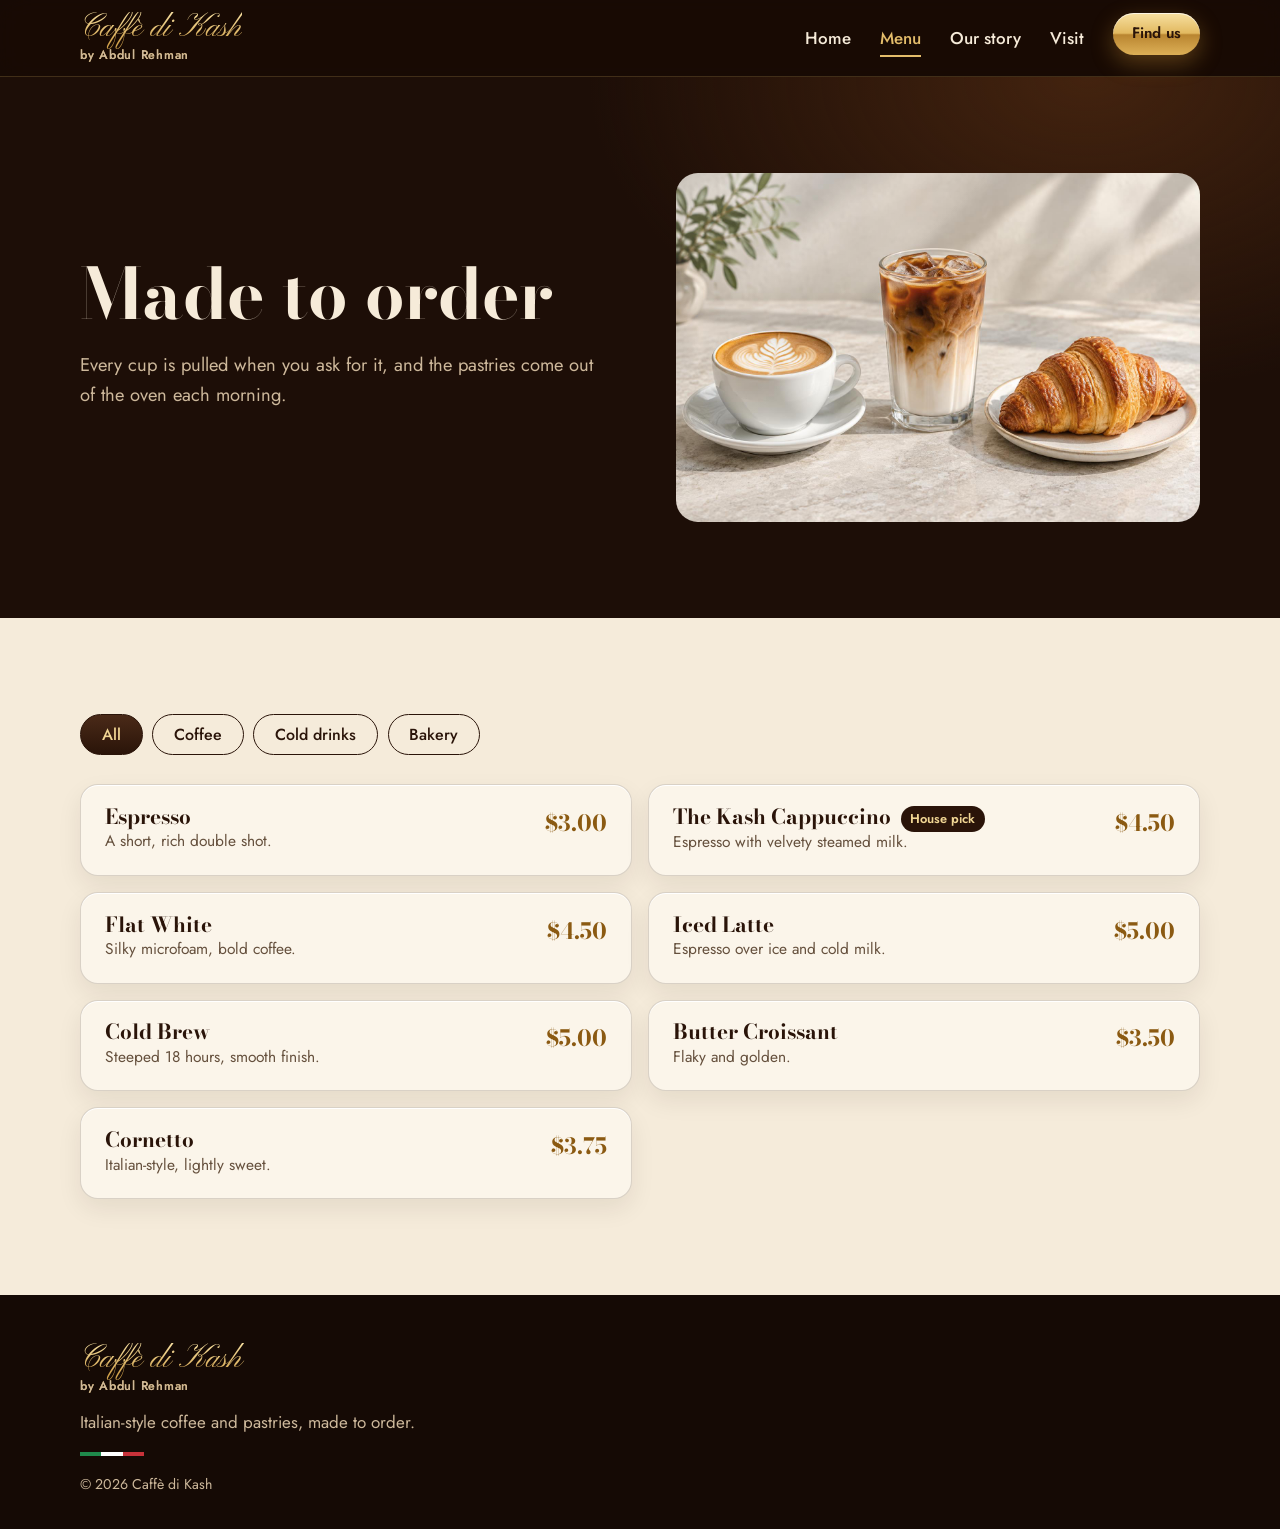
<file: caffe-di-kash/menu.html>
<!doctype html><html lang="en"><head><meta charset="utf-8"><meta name="viewport" content="width=device-width,initial-scale=1">
<title>Menu | Caffè di Kash</title><meta name="description" content="Espresso, cappuccino, cold drinks and fresh pastries at Caffè di Kash."><meta name="theme-color" content="#1D0E07">
<link rel="icon" href="images/favicon.png"><link rel="preconnect" href="https://fonts.googleapis.com"><link rel="preconnect" href="https://fonts.gstatic.com" crossorigin>
<link href="https://fonts.googleapis.com/css2?family=Bodoni+Moda:opsz,wght@6..96,500;6..96,700&family=Jost:wght@400;500;600&family=Pinyon+Script&display=swap" rel="stylesheet">
<link rel="stylesheet" href="styles.css"></head><body><a class="skip" href="#main">Skip to content</a>
<header class="hd"><nav class="wrap nav"><a class="brand" href="index.html">Caffè di Kash<small>by Abdul Rehman</small></a>
<button class="burger" aria-label="Menu" aria-expanded="false"><i></i></button>
<ul class="links"><li><a href="index.html">Home</a></li><li><a href="menu.html">Menu</a></li><li><a href="story.html">Our story</a></li><li><a href="visit.html">Visit</a></li><li><a class="btn gold sm" href="visit.html">Find us</a></li></ul></nav></header><main id="main">
<section class="dark glow"><div class="wrap split"><div><h1>Made to order</h1><p class="lead">Every cup is pulled when you ask for it, and the pastries come out of the oven each morning.</p></div>
<div class="gl"><img src="images/cafe-favorites.jpg" alt="Cappuccino, iced latte and croissant on a stone table" width="1536" height="1024"></div></div></section>
<section class="cream"><div class="wrap"><div class="filters" role="group" aria-label="Filter menu"><button aria-pressed="true" data-f="all">All</button><button aria-pressed="false" data-f="coffee">Coffee</button><button aria-pressed="false" data-f="cold">Cold drinks</button><button aria-pressed="false" data-f="bakery">Bakery</button></div>
<div class="list"><div class="mi" data-c="coffee"><div><h3>Espresso</h3><p>A short, rich double shot.</p></div><span class="pr">$3.00</span></div><div class="mi" data-c="coffee"><div><h3>The Kash Cappuccino<em class="tag">House pick</em></h3><p>Espresso with velvety steamed milk.</p></div><span class="pr">$4.50</span></div><div class="mi" data-c="coffee"><div><h3>Flat White</h3><p>Silky microfoam, bold coffee.</p></div><span class="pr">$4.50</span></div><div class="mi" data-c="cold"><div><h3>Iced Latte</h3><p>Espresso over ice and cold milk.</p></div><span class="pr">$5.00</span></div><div class="mi" data-c="cold"><div><h3>Cold Brew</h3><p>Steeped 18 hours, smooth finish.</p></div><span class="pr">$5.00</span></div><div class="mi" data-c="bakery"><div><h3>Butter Croissant</h3><p>Flaky and golden.</p></div><span class="pr">$3.50</span></div><div class="mi" data-c="bakery"><div><h3>Cornetto</h3><p>Italian-style, lightly sweet.</p></div><span class="pr">$3.75</span></div></div></div></section></main><footer class="dark ft"><div class="wrap"><a class="brand" href="index.html">Caffè di Kash<small>by Abdul Rehman</small></a>
<p>Italian-style coffee and pastries, made to order.</p><div class="tri"><i></i><i></i><i></i></div><small>© <span id="year"></span> Caffè di Kash</small></div></footer><script src="script.js"></script></body></html>
</file>
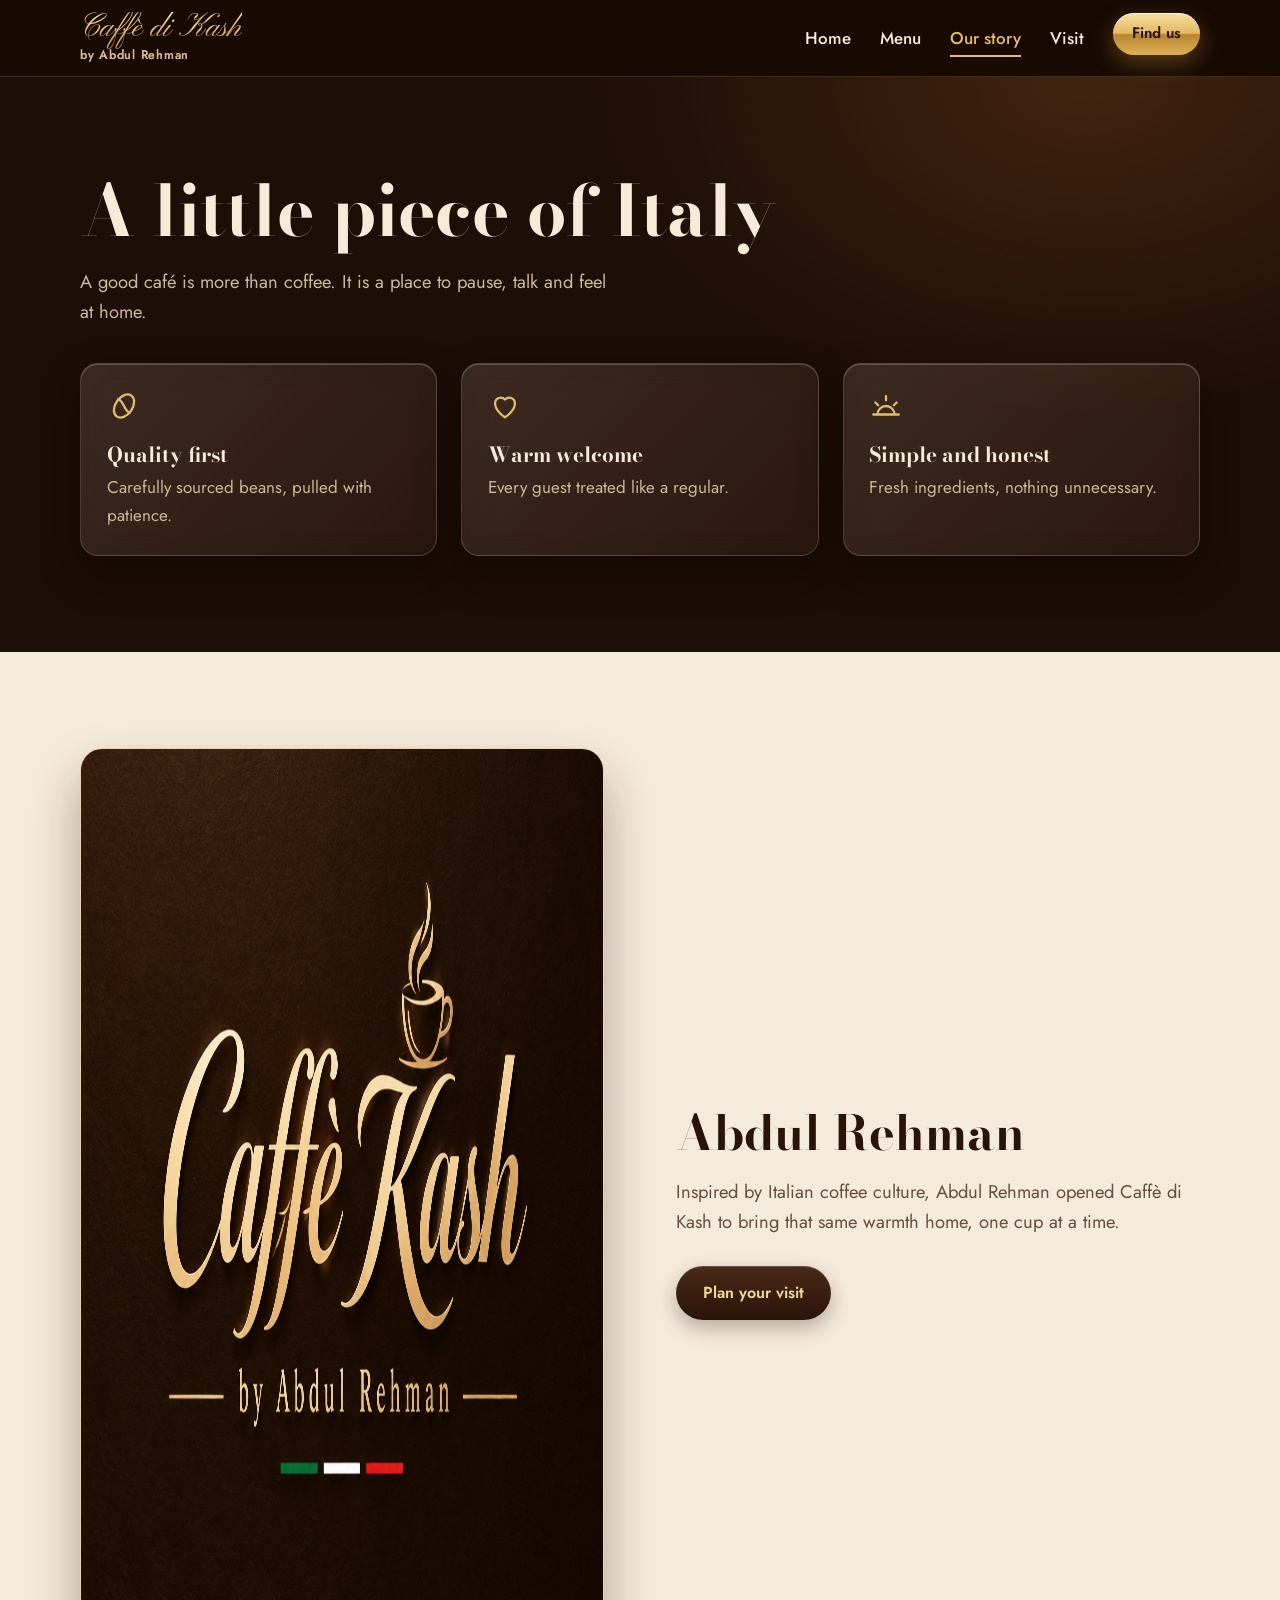
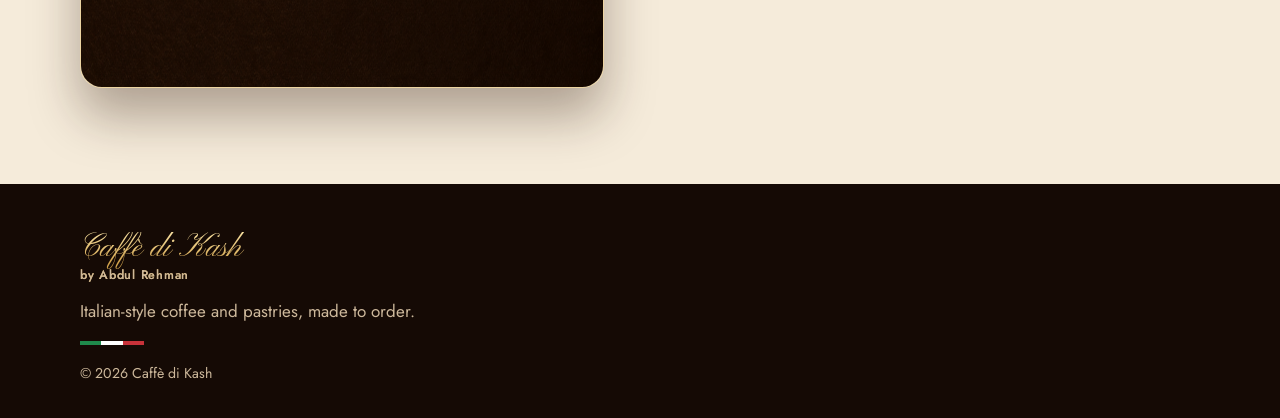
<file: caffe-di-kash/story.html>
<!doctype html><html lang="en"><head><meta charset="utf-8"><meta name="viewport" content="width=device-width,initial-scale=1">
<title>Our story | Caffè di Kash</title><meta name="description" content="How Abdul Rehman brought Italian coffee culture to Caffè di Kash."><meta name="theme-color" content="#1D0E07">
<link rel="icon" href="images/favicon.png"><link rel="preconnect" href="https://fonts.googleapis.com"><link rel="preconnect" href="https://fonts.gstatic.com" crossorigin>
<link href="https://fonts.googleapis.com/css2?family=Bodoni+Moda:opsz,wght@6..96,500;6..96,700&family=Jost:wght@400;500;600&family=Pinyon+Script&display=swap" rel="stylesheet">
<link rel="stylesheet" href="styles.css"></head><body><a class="skip" href="#main">Skip to content</a>
<header class="hd"><nav class="wrap nav"><a class="brand" href="index.html">Caffè di Kash<small>by Abdul Rehman</small></a>
<button class="burger" aria-label="Menu" aria-expanded="false"><i></i></button>
<ul class="links"><li><a href="index.html">Home</a></li><li><a href="menu.html">Menu</a></li><li><a href="story.html">Our story</a></li><li><a href="visit.html">Visit</a></li><li><a class="btn gold sm" href="visit.html">Find us</a></li></ul></nav></header><main id="main">
<section class="dark glow"><div class="wrap"><h1>A little piece of Italy</h1><p class="lead">A good café is more than coffee. It is a place to pause, talk and feel at home.</p>
<div class="grid"><div class="glass val"><svg viewBox="0 0 24 24" width="22" height="22" fill="none" stroke="currentColor" stroke-width="1.6" stroke-linecap="round" stroke-linejoin="round" aria-hidden="true"><ellipse cx="12" cy="12" rx="6" ry="9" transform="rotate(35 12 12)"/><path d="M8 7c4 2 4 8 8 10"/></svg><h3>Quality first</h3><p>Carefully sourced beans, pulled with patience.</p></div><div class="glass val"><svg viewBox="0 0 24 24" width="22" height="22" fill="none" stroke="currentColor" stroke-width="1.6" stroke-linecap="round" stroke-linejoin="round" aria-hidden="true"><path d="M12 20s-7-4.4-7-10a4 4 0 0 1 7-2.5A4 4 0 0 1 19 10c0 5.600-7 10-7 10z"/></svg><h3>Warm welcome</h3><p>Every guest treated like a regular.</p></div><div class="glass val"><svg viewBox="0 0 24 24" width="22" height="22" fill="none" stroke="currentColor" stroke-width="1.6" stroke-linecap="round" stroke-linejoin="round" aria-hidden="true"><path d="M3 18h18M6 18a6 6 0 0 1 12 0M12 5v3M4.5 9.5l2 2M19.5 9.5l-2 2"/></svg><h3>Simple and honest</h3><p>Fresh ingredients, nothing unnecessary.</p></div></div></div></section>
<section class="cream"><div class="wrap split"><img class="plaque" src="images/logo.png" alt="Caffè di Kash by Abdul Rehman emblem" width="1672" height="940" loading="lazy">
<div><h2>Abdul Rehman</h2><p class="lead">Inspired by Italian coffee culture, Abdul Rehman opened Caffè di Kash to bring that same warmth home, one cup at a time.</p><a class="btn ink" href="visit.html">Plan your visit</a></div></div></section></main><footer class="dark ft"><div class="wrap"><a class="brand" href="index.html">Caffè di Kash<small>by Abdul Rehman</small></a>
<p>Italian-style coffee and pastries, made to order.</p><div class="tri"><i></i><i></i><i></i></div><small>© <span id="year"></span> Caffè di Kash</small></div></footer><script src="script.js"></script></body></html>
</file>
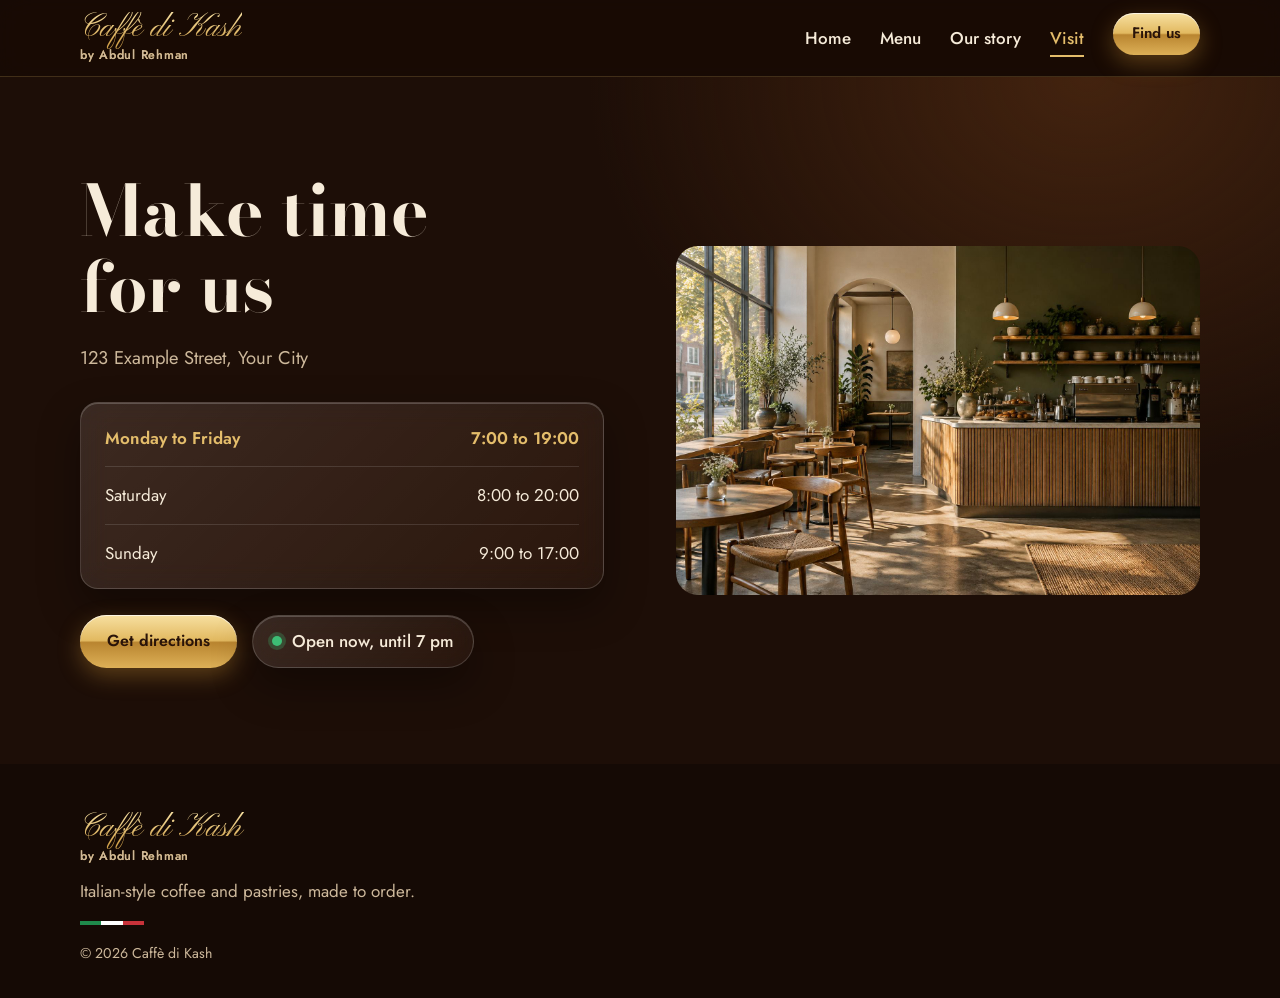
<file: caffe-di-kash/visit.html>
<!doctype html><html lang="en"><head><meta charset="utf-8"><meta name="viewport" content="width=device-width,initial-scale=1">
<title>Visit | Caffè di Kash</title><meta name="description" content="Opening hours and directions for Caffè di Kash."><meta name="theme-color" content="#1D0E07">
<link rel="icon" href="images/favicon.png"><link rel="preconnect" href="https://fonts.googleapis.com"><link rel="preconnect" href="https://fonts.gstatic.com" crossorigin>
<link href="https://fonts.googleapis.com/css2?family=Bodoni+Moda:opsz,wght@6..96,500;6..96,700&family=Jost:wght@400;500;600&family=Pinyon+Script&display=swap" rel="stylesheet">
<link rel="stylesheet" href="styles.css"></head><body><a class="skip" href="#main">Skip to content</a>
<header class="hd"><nav class="wrap nav"><a class="brand" href="index.html">Caffè di Kash<small>by Abdul Rehman</small></a>
<button class="burger" aria-label="Menu" aria-expanded="false"><i></i></button>
<ul class="links"><li><a href="index.html">Home</a></li><li><a href="menu.html">Menu</a></li><li><a href="story.html">Our story</a></li><li><a href="visit.html">Visit</a></li><li><a class="btn gold sm" href="visit.html">Find us</a></li></ul></nav></header><main id="main">
<section class="dark glow"><div class="wrap split"><div><h1>Make time for us</h1><p class="lead">123 Example Street, Your City</p>
<div class="glass hours"><div data-days="1,2,3,4,5"><span>Monday to Friday</span><span>7:00 to 19:00</span></div><div data-days="6"><span>Saturday</span><span>8:00 to 20:00</span></div><div data-days="0"><span>Sunday</span><span>9:00 to 17:00</span></div></div>
<p class="cta"><a class="btn gold" href="https://www.google.com/maps/search/?api=1&query=Caff%C3%A8+di+Kash" target="_blank" rel="noopener">Get directions</a><span class="status glass"><b class="dot"></b><span data-open>Open daily</span></span></p></div>
<div class="gl"><img src="images/cafe-interior.jpg" alt="Inside Caffè di Kash" width="1536" height="1024"></div></div></section></main><footer class="dark ft"><div class="wrap"><a class="brand" href="index.html">Caffè di Kash<small>by Abdul Rehman</small></a>
<p>Italian-style coffee and pastries, made to order.</p><div class="tri"><i></i><i></i><i></i></div><small>© <span id="year"></span> Caffè di Kash</small></div></footer><script src="script.js"></script></body></html>
</file>
<file: caffe-di-kash/styles.css>
/* Colour system (60/30/10): roast brown 60, cream 30, gold 10, olive as support. Tricolore only in the mark.
   Strict pairings, set once per surface:
   .dark  roast #1D0E07  text #F6EBD9 / muted #CDB89B / accent gold #E4BD6B
   .cream cream #F5EBDA  text #2A1409 / muted #65503D / accent deep gold #8B5A12
   .olive olive #26301D  text #F6EBD9 / muted #C9CDB5 / accent gold #E4BD6B
   Gold buttons always carry espresso text #2A1409. */
:root{--r9:#150A05;--r8:#1D0E07;--c1:#FBF5EA;--c2:#F5EBDA;--ink:#2A1409;--g3:#F1D694;--g4:#E4BD6B;--g5:#CFA04A;--g6:#B98530;--g7:#8B5A12;--ol:#26301D;--it-g:#1F8A4C;--it-r:#C8323A;
--disp:"Bodoni Moda",Didot,"Bodoni 72",Georgia,serif;--sans:Jost,Futura,"Segoe UI",system-ui,sans-serif;--script:"Pinyon Script","Snell Roundhand",cursive}
.dark{--bg:var(--r8);--fg:#F6EBD9;--fg2:#CDB89B;--ac:var(--g4);--rule:rgba(228,189,107,.25)}
.cream{--bg:var(--c2);--fg:var(--ink);--fg2:#65503D;--ac:var(--g7);--rule:rgba(42,20,9,.16)}
.olive{--bg:var(--ol);--fg:#F6EBD9;--fg2:#C9CDB5;--ac:var(--g4);--rule:rgba(228,189,107,.25)}
.dark,.cream,.olive{background:var(--bg);color:var(--fg)}
.glow{background:radial-gradient(60% 90% at 85% 0,#43230f,transparent 65%),var(--bg)}
*{box-sizing:border-box;margin:0;padding:0}html{scroll-behavior:smooth}
body{font:400 1.0625rem/1.65 var(--sans);background:var(--r8);color:#F6EBD9;-webkit-font-smoothing:antialiased}
img{max-width:100%;display:block}a{color:inherit}
.wrap{width:min(1120px,92%);margin:auto}section{padding:clamp(3.5rem,8vw,6rem) 0}
h1,h2,h3{font-family:var(--disp);font-weight:700;line-height:1.08;color:var(--fg);text-wrap:balance}
h1{font-size:clamp(2.5rem,6vw,4.4rem)}h2{font-size:clamp(2rem,4vw,3rem)}h3{font-size:1.3rem}
.lead{font-size:1.15rem;color:var(--fg2);max-width:34rem;margin:1.1rem 0 1.8rem}
.ctr{text-align:center}.ctr .lead{margin-inline:auto}
:focus-visible{outline:3px solid var(--g4);outline-offset:3px}.cream :focus-visible{outline-color:var(--g7)}
.skip{position:absolute;left:-999px;top:0;background:var(--g4);color:var(--ink);padding:.6rem 1rem;z-index:99}.skip:focus{left:0}
/* gloss */
.btn{display:inline-block;padding:.85rem 1.7rem;border-radius:999px;font-weight:600;text-decoration:none;position:relative;overflow:hidden;transition:transform .2s,box-shadow .2s;cursor:pointer;border:0;font-family:inherit;font-size:1rem}
.btn.gold{color:var(--ink);background:linear-gradient(180deg,#F7E0A1 0%,#E2B960 48%,#B98530 52%,#DDB057 100%);box-shadow:inset 0 1px 0 rgba(255,255,255,.7),0 8px 22px rgba(185,133,48,.4)}
.btn.gold:after{content:"";position:absolute;top:0;bottom:0;left:-60%;width:40%;background:linear-gradient(100deg,transparent,rgba(255,255,255,.65),transparent);transform:skewX(-20deg);transition:left .6s}
.btn.gold:hover{transform:translateY(-2px);box-shadow:inset 0 1px 0 rgba(255,255,255,.7),0 12px 28px rgba(185,133,48,.55)}.btn.gold:hover:after{left:130%}
.btn.line{border:1.5px solid rgba(246,235,217,.55);color:#F6EBD9;background:rgba(255,255,255,.06);backdrop-filter:blur(8px)}.btn.line:hover{background:rgba(255,255,255,.16)}
.btn.ink{background:linear-gradient(180deg,#4a2a18,#2A1409);color:var(--g3);box-shadow:inset 0 1px 0 rgba(255,255,255,.18),0 8px 20px rgba(42,20,9,.3)}.btn.ink:hover{transform:translateY(-2px)}
.btn.sm{padding:.5rem 1.2rem;font-size:.95rem}.cta{display:flex;gap:.9rem;flex-wrap:wrap;align-items:center}
.glass{background:linear-gradient(135deg,rgba(255,255,255,.12),rgba(255,255,255,.04));border:1px solid rgba(255,255,255,.16);box-shadow:inset 0 1px 0 rgba(255,255,255,.2),0 18px 40px rgba(0,0,0,.35);backdrop-filter:blur(14px) saturate(140%);border-radius:18px;color:#F6EBD9}
.gl{position:relative;overflow:hidden;border-radius:22px}.gl:after{content:"";position:absolute;inset:0;background:linear-gradient(135deg,rgba(255,255,255,.2),transparent 38%);pointer-events:none}
.gl img{width:100%;height:100%;object-fit:cover}
/* header */
.hd{position:sticky;top:0;z-index:20;background:rgba(21,10,5,.72);backdrop-filter:blur(16px) saturate(150%);border-bottom:1px solid rgba(228,189,107,.2)}
.nav{display:flex;align-items:center;justify-content:space-between;height:76px}
.brand{text-decoration:none;font:2rem/1 var(--script);background:linear-gradient(180deg,#F7E0A1,#CFA04A 60%,#E2B960);-webkit-background-clip:text;background-clip:text;color:transparent;display:block}
.brand small{display:block;font:500 .78rem var(--sans);letter-spacing:.06em;color:#CDB89B;-webkit-text-fill-color:#CDB89B;margin-top:.15rem}
.links{display:flex;gap:1.8rem;list-style:none;align-items:center}.links a:not(.btn){text-decoration:none;font-weight:500;color:#F6EBD9;padding:.3rem 0;border-bottom:2px solid transparent}
.links a:not(.btn):hover,.links a[aria-current]{color:var(--g4);border-color:var(--g4)}
.burger{display:none;background:none;border:0;padding:.8rem;cursor:pointer}
.burger i,.burger i:before,.burger i:after{display:block;width:24px;height:2px;background:var(--g4);position:relative;transition:.25s}
.burger i:before,.burger i:after{content:"";position:absolute;left:0}.burger i:before{top:-7px}.burger i:after{top:7px}
.burger[aria-expanded=true] i{background:transparent}.burger[aria-expanded=true] i:before{top:0;transform:rotate(45deg)}.burger[aria-expanded=true] i:after{top:0;transform:rotate(-45deg)}
/* hero */
.hero{position:relative;min-height:min(88vh,780px);display:flex;align-items:center;overflow:hidden;padding:5rem 0}
.hero>img{position:absolute;inset:0;width:100%;height:100%;object-fit:cover;object-position:70% 50%}
.hero:before{content:"";position:absolute;inset:0;z-index:1;background:linear-gradient(90deg,rgba(21,10,5,.94),rgba(21,10,5,.74) 40%,rgba(21,10,5,.05) 78%),linear-gradient(0deg,var(--r8),transparent 20%)}
.hc{position:relative;z-index:2}.hc h1{max-width:34rem}.hc>*{animation:up .9s cubic-bezier(.2,.7,.2,1) both}.hc>:nth-child(2){animation-delay:.12s}.hc>:nth-child(3){animation-delay:.24s}
@keyframes up{from{opacity:0;transform:translateY(22px)}}
.status{display:inline-flex;align-items:center;gap:.6rem;padding:.7rem 1.2rem;border-radius:999px;font-weight:500}
.hero .status{position:absolute;z-index:2;right:4%;bottom:2rem}
.dot{width:10px;height:10px;border-radius:50%;background:#3DBE75;box-shadow:0 0 0 4px rgba(61,190,117,.25)}.dot.off{background:#E0545B;box-shadow:0 0 0 4px rgba(224,84,91,.25)}
.rib{background:linear-gradient(180deg,#F1D694,#D9AE5C 55%,#C6963F);color:var(--ink);box-shadow:inset 0 1px 0 rgba(255,255,255,.6)}
.rib .wrap{display:flex;justify-content:space-around;flex-wrap:wrap;gap:.8rem 2rem;padding:1.1rem 0;font:700 1.15rem var(--disp)}.rib span{display:flex;align-items:center;gap:.6rem}
/* content */
.row{display:flex;justify-content:space-between;align-items:end;gap:1rem;flex-wrap:wrap}
.lnk{color:var(--ac);font-weight:600;text-underline-offset:5px}
.grid{display:grid;grid-template-columns:repeat(auto-fit,minmax(260px,1fr));gap:1.5rem;margin-top:2.2rem}
.fav{aspect-ratio:3/4;box-shadow:0 22px 44px rgba(42,20,9,.25)}.fav img{transition:transform .7s}.fav:hover img{transform:scale(1.05)}
.fav .glass{position:absolute;z-index:2;left:.8rem;right:.8rem;bottom:.8rem;padding:1rem 1.1rem;background:rgba(24,11,5,.74);display:flex;justify-content:space-between;align-items:center;gap:1rem}
.fav h3{color:#F6EBD9}.fav p{color:#CDB89B;font-size:.95rem;line-height:1.4;margin-top:.2rem}
.chip{font:700 1.05rem var(--disp);color:var(--ink);padding:.35rem .8rem;border-radius:999px;background:linear-gradient(180deg,#F7E0A1,#D9AE5C 55%,#BF8E3A)}
.split{display:grid;grid-template-columns:1fr 1fr;gap:clamp(2rem,6vw,4.5rem);align-items:center}
.arch{border-radius:999px 999px 22px 22px;aspect-ratio:4/5;box-shadow:0 30px 60px rgba(0,0,0,.4)}
.plaque{border-radius:22px;border:1px solid rgba(228,189,107,.5);box-shadow:inset 0 1px 0 rgba(255,255,255,.2),0 28px 50px rgba(42,20,9,.35)}
.val{padding:1.6rem}.val svg{color:var(--g4);width:34px;height:34px;margin-bottom:.8rem}.val p{color:#CDB89B;margin-top:.4rem}
.filters{display:flex;gap:.6rem;flex-wrap:wrap}
.filters button{font:500 1rem var(--sans);border:1.5px solid var(--ink);background:transparent;color:var(--ink);padding:.5rem 1.3rem;border-radius:999px;cursor:pointer;transition:.2s}
.filters button[aria-pressed=true]{background:linear-gradient(180deg,#4a2a18,#2A1409);color:var(--g3)}
.list{display:grid;grid-template-columns:1fr 1fr;gap:1rem;margin-top:1.8rem}
.mi{display:flex;justify-content:space-between;gap:1rem;align-items:flex-start;padding:1.3rem 1.5rem;background:var(--c1);border:1px solid var(--rule);border-radius:18px;box-shadow:inset 0 1px 0 #fff,0 10px 24px rgba(42,20,9,.08)}
.mi[hidden]{display:none}.mi p{color:var(--fg2);font-size:.97rem}.pr{font:700 1.4rem var(--disp);color:var(--ac)}
.tag{font:600 .8rem var(--sans);font-style:normal;margin-left:.6rem;padding:.2rem .6rem;border-radius:999px;background:var(--ink);color:var(--g3);vertical-align:middle}
.hours{padding:.4rem 1.5rem;margin-bottom:1.6rem}.hours div{display:flex;justify-content:space-between;gap:1rem;padding:.9rem 0;border-bottom:1px solid rgba(255,255,255,.12)}.hours div:last-child{border:0}
.hours .today{color:var(--g4);font-weight:600}
.ft{padding:3rem 0 2rem;background:var(--r9)}.ft p{color:var(--fg2);margin:.8rem 0}.ft small{color:var(--fg2)}
.tri{display:flex;width:64px;height:4px;margin:1rem 0 .8rem}.tri i{flex:1}.tri i:nth-child(1){background:var(--it-g)}.tri i:nth-child(2){background:#fff}.tri i:nth-child(3){background:var(--it-r)}
@media(max-width:800px){.split,.list{grid-template-columns:1fr}.burger{display:block}
.links{display:none;position:absolute;top:100%;left:0;right:0;flex-direction:column;align-items:stretch;gap:0;padding:.5rem 4% 1.2rem;background:rgba(21,10,5,.97);backdrop-filter:blur(16px)}.links.open{display:flex}.links li{padding:.7rem 0;border-bottom:1px solid rgba(228,189,107,.15)}.links li:last-child{border:0}.links .btn{display:block;text-align:center}
.hero{align-items:flex-end;padding:8rem 0 5.5rem}.hero:before{background:linear-gradient(0deg,rgba(21,10,5,.96) 32%,rgba(21,10,5,.3))}.hero>img{object-position:78% 50%}.hero .status{left:4%;right:auto;bottom:1.2rem}}
@media(prefers-reduced-motion:reduce){*{animation:none!important;transition:none!important;scroll-behavior:auto!important}}
</file>
<file: styles.css>
:root{--bg:#0d0604;--fg:#f4ece1;--fg2:#b9a594;--rust:#c4472b;--rust2:#8d2e19;--ink:#1a0d07;--cream:#efe7da;--rule:rgba(255,255,255,.12);
--disp:"Archivo",Helvetica,Arial,sans-serif;--serif:"Instrument Serif",Georgia,serif;--mono:"JetBrains Mono",ui-monospace,monospace;--g4:#e8a27c}
*{box-sizing:border-box;margin:0;padding:0}html{scroll-behavior:smooth}
body{font:400 1rem/1.65 var(--disp);background:radial-gradient(90% 50% at 50% 0,#3b1d10,transparent 70%),radial-gradient(60% 40% at 100% 60%,#2a130a,transparent 70%),var(--bg);background-attachment:fixed;color:var(--fg);-webkit-font-smoothing:antialiased}
.dark,.cream,.olive{background:none;color:var(--fg)}img{max-width:100%;display:block}a{color:inherit}
.wrap{width:min(1160px,92%);margin:auto}section{padding:clamp(3.5rem,8vw,6.5rem) 0}
h1,h2,h3{font-family:var(--disp);font-weight:800;text-transform:uppercase;letter-spacing:-.035em;line-height:.92;text-wrap:balance}
h1{font-size:clamp(3rem,8.5vw,6.6rem)}h2{font-size:clamp(2.2rem,5vw,3.8rem)}h3{font-size:1.15rem;letter-spacing:-.01em;line-height:1.15}
h1 em,h2 em{font:italic 400 1.05em/1 var(--serif);text-transform:none;letter-spacing:-.01em;display:block;margin-top:.12em}
.mono,.eyebrow{font:500 .72rem/1.4 var(--mono);letter-spacing:.14em;text-transform:uppercase;color:var(--fg2);display:block;margin-bottom:1.2rem}
.lead{font-size:1.05rem;color:var(--fg2);max-width:30rem;margin:1.4rem 0 1.9rem;text-transform:uppercase;letter-spacing:.02em;font-weight:600;line-height:1.5;font-size:.9rem}
.ctr{text-align:center}.ctr .lead{margin-inline:auto}
:focus-visible{outline:2px solid var(--g4);outline-offset:3px}
.skip{position:absolute;left:-999px;top:0;background:var(--rust);padding:.6rem 1rem;z-index:99}.skip:focus{left:0}
.btn{display:inline-block;padding:.8rem 1.5rem;border-radius:999px;font:600 .72rem var(--mono);letter-spacing:.12em;text-transform:uppercase;text-decoration:none;position:relative;overflow:hidden;cursor:pointer;border:1px solid transparent;transition:transform .25s,filter .25s,background .25s,color .25s;isolation:isolate}
.btn.gold,.btn.ink{background:linear-gradient(180deg,#d4573a,var(--rust2));color:#fff;box-shadow:inset 0 1px 0 rgba(255,255,255,.3),0 8px 24px rgba(196,71,43,.35)}
.btn.line{border-color:rgba(255,255,255,.35);color:var(--fg);background:rgba(255,255,255,.04)}
.btn.pale{background:var(--fg);color:var(--ink)}
.btn:hover{transform:translateY(-2px);filter:brightness(1.12)}.btn.line:hover{background:var(--fg);color:var(--ink)}.btn:active{transform:scale(.97)}
.btn.sm{padding:.55rem 1.1rem;font-size:.66rem}.cta{display:flex;gap:.8rem;flex-wrap:wrap;align-items:center}
.glass{background:linear-gradient(145deg,rgba(255,255,255,.09),rgba(255,255,255,.02));border:1px solid var(--rule);backdrop-filter:blur(14px);border-radius:20px;box-shadow:0 20px 50px rgba(0,0,0,.4)}
.gl{position:relative;overflow:hidden;border-radius:22px;border:1px solid var(--rule)}.gl img{width:100%;height:100%;object-fit:cover}
.rip{position:absolute;border-radius:50%;background:rgba(255,255,255,.4);transform:scale(0);animation:rip .6s ease-out forwards;pointer-events:none}@keyframes rip{to{transform:scale(4);opacity:0}}
/* header: floating pill */
.hd{position:sticky;top:0;z-index:20;padding:.9rem 0}
.nav{display:flex;align-items:center;justify-content:space-between;height:58px;padding:0 .8rem 0 1.5rem;border:1px solid var(--rule);border-radius:999px;background:rgba(20,9,5,.6);backdrop-filter:blur(16px);transition:background .3s}
.brand{text-decoration:none;font:800 1.25rem/1 var(--disp);letter-spacing:-.04em;text-transform:lowercase;color:var(--fg)}
.brand small{display:block;font:500 .54rem var(--mono);letter-spacing:.16em;text-transform:uppercase;color:var(--fg2);margin-top:.25rem}
.links{display:flex;gap:2rem;list-style:none;align-items:center}
.links a:not(.btn){text-decoration:none;font:500 .68rem var(--mono);letter-spacing:.14em;text-transform:uppercase;color:var(--fg2);padding:.3rem 0}
.links a:not(.btn):hover,.links a[aria-current]{color:var(--fg)}.links a[aria-current]{border-bottom:1px solid var(--rust)}
.burger{display:none;background:none;border:0;padding:.8rem;cursor:pointer}
.burger i,.burger i:before,.burger i:after{display:block;width:22px;height:2px;background:var(--fg);position:relative;transition:.25s}
.burger i:before,.burger i:after{content:"";position:absolute;left:0}.burger i:before{top:-7px}.burger i:after{top:7px}
.burger[aria-expanded=true] i{background:transparent}.burger[aria-expanded=true] i:before{top:0;transform:rotate(45deg)}.burger[aria-expanded=true] i:after{top:0;transform:rotate(-45deg)}
/* hero */
.hero{padding:clamp(2.5rem,6vw,4.5rem) 0 2rem}
.hc{display:grid;grid-template-columns:1.15fr .85fr;gap:3rem;align-items:center}
.hc .lead{margin-top:1.8rem}.hc>*{animation:up .9s cubic-bezier(.2,.7,.2,1) both}.hc>:nth-child(2){animation-delay:.15s}@keyframes up{from{opacity:0;transform:translateY(24px)}}
.status{display:inline-flex;align-items:center;gap:.6rem;padding:.65rem 1.1rem;border-radius:999px;font:500 .7rem var(--mono);letter-spacing:.1em;text-transform:uppercase}
.hero .status{margin-top:2.5rem}
.dot{width:8px;height:8px;border-radius:50%;background:#3dbe75;box-shadow:0 0 0 4px rgba(61,190,117,.25)}.dot.off{background:#e0545b;box-shadow:0 0 0 4px rgba(224,84,91,.25)}
/* picks row */
.picks{display:grid;grid-template-columns:repeat(5,1fr);gap:.9rem;padding:1rem;border:1px solid var(--rule);border-radius:26px;background:rgba(255,255,255,.03)}
.pk{padding:.6rem;text-align:center;border-radius:18px;border:1px solid var(--rule);background:rgba(0,0,0,.25);transition:transform .3s,border-color .3s}.pk:hover{transform:translateY(-5px);border-color:var(--rust)}
.pk img{width:100%;aspect-ratio:1;object-fit:cover;border-radius:12px;margin-bottom:.8rem}
.pk b{display:block;font:600 .68rem var(--mono);letter-spacing:.1em;text-transform:uppercase}.pk span{display:block;font:500 .68rem var(--mono);color:var(--fg2);margin:.2rem 0 .7rem}
.band{display:flex;justify-content:space-between;align-items:center;gap:1rem;flex-wrap:wrap;margin-top:1.2rem;padding:.9rem 1rem .9rem 2rem;border-radius:999px;background:linear-gradient(90deg,var(--rust),var(--rust2) 70%,rgba(141,46,25,.3));font:600 .72rem var(--mono);letter-spacing:.12em;text-transform:uppercase}
.info{display:grid;grid-template-columns:repeat(3,1fr);text-align:center;gap:1rem;padding-top:3rem;font:500 .7rem/1.8 var(--mono);letter-spacing:.14em;text-transform:uppercase;color:var(--fg)}.info span{display:block;color:var(--fg2);font-size:.62rem}
/* content */
.row{display:flex;justify-content:space-between;align-items:end;gap:1rem;flex-wrap:wrap}
.lnk{font:500 .72rem var(--mono);letter-spacing:.12em;text-transform:uppercase;text-underline-offset:6px}
.grid{display:grid;grid-template-columns:repeat(auto-fit,minmax(260px,1fr));gap:1.3rem;margin-top:2.2rem}
.fav{aspect-ratio:3/4}.fav img{transition:transform .7s}.fav:hover img{transform:scale(1.05)}
.fav .glass{position:absolute;left:.8rem;right:.8rem;bottom:.8rem;padding:1rem;background:rgba(13,6,4,.78);display:flex;justify-content:space-between;align-items:center;gap:1rem}
.fav p{color:var(--fg2);font-size:.85rem;line-height:1.4}
.chip{font:600 .72rem var(--mono);padding:.4rem .8rem;border-radius:999px;background:var(--rust)}
.split{display:grid;grid-template-columns:1fr 1fr;gap:clamp(2rem,6vw,4.5rem);align-items:center}
.arch{border-radius:999px 999px 24px 24px;aspect-ratio:4/5}
main>section+section{border-top:1px solid var(--rule)}
.filters{display:flex;gap:.6rem;flex-wrap:wrap}
.filters button{font:500 .7rem var(--mono);letter-spacing:.12em;text-transform:uppercase;border:1px solid rgba(255,255,255,.3);background:transparent;color:var(--fg);padding:.6rem 1.2rem;border-radius:999px;cursor:pointer;transition:.2s}
.filters button:hover{border-color:var(--rust)}.filters button[aria-pressed=true]{background:var(--rust);border-color:var(--rust)}
.list{display:grid;grid-template-columns:1fr 1fr;gap:1rem;margin-top:1.8rem}
.mi{display:flex;gap:1rem;align-items:center;padding:1rem 1.3rem 1rem 1rem;border:1px solid var(--rule);border-radius:20px;background:rgba(255,255,255,.04);transition:transform .25s,border-color .25s}
.mi:hover{transform:translateY(-3px);border-color:var(--rust)}.mi[hidden]{display:none}.mi>div{flex:1;min-width:0}.mi p{color:var(--fg2);font-size:.9rem}
.mi-img{flex:none;width:92px;height:92px;object-fit:cover;border-radius:14px}.mi-img.ph{display:grid;place-items:center;color:var(--g4);background:rgba(255,255,255,.06)}
.pr{font:600 .95rem var(--mono);color:var(--g4)}
.tag{font:600 .56rem var(--mono);letter-spacing:.1em;text-transform:uppercase;font-style:normal;margin-left:.6rem;padding:.25rem .6rem;border-radius:999px;background:var(--rust);vertical-align:middle}
.hours{padding:.4rem 1.5rem;margin-bottom:1.6rem;font:500 .8rem var(--mono);letter-spacing:.06em;text-transform:uppercase}.hours div{display:flex;justify-content:space-between;gap:1rem;padding:.9rem 0;border-bottom:1px solid var(--rule)}.hours div:last-child{border:0}.hours .today{color:var(--g4)}
.ft{padding:3rem 0 2rem;border-top:1px solid var(--rule)}.ft p{color:var(--fg2);margin:.8rem 0;font-size:.9rem}.ft small{color:var(--fg2);font:500 .66rem var(--mono);letter-spacing:.1em}
.tri{display:flex;width:48px;height:3px;margin:1rem 0 .8rem;opacity:.7}.tri i{flex:1}.tri i:nth-child(1){background:#1f8a4c}.tri i:nth-child(2){background:#fff}.tri i:nth-child(3){background:var(--rust)}
/* story */
.st-hero,.st-founder{display:grid;grid-template-columns:1.05fr .95fr;gap:clamp(2rem,6vw,4.5rem);align-items:center}
.st-photo{position:relative;justify-self:end;width:min(100%,430px)}.st-photo img{object-position:60% 50%}
.st-badge{position:absolute;left:-2rem;bottom:2rem;padding:.9rem 1.2rem;max-width:15rem;display:flex;gap:.7rem;align-items:center;font:500 .66rem/1.5 var(--mono);letter-spacing:.08em;text-transform:uppercase;background:rgba(13,6,4,.85)}.st-badge svg{flex:none;color:var(--g4)}
.st-head{text-align:center;margin-bottom:2.4rem}.st-head .lead{margin-inline:auto}
.st-cards{display:grid;grid-template-columns:repeat(3,1fr);gap:1.3rem}
.st-card{overflow:hidden;transition:transform .3s,border-color .3s}.st-card:hover{transform:translateY(-5px);border-color:var(--rust)}
.st-card img{width:100%;aspect-ratio:4/3;object-fit:cover}.st-card .tx{padding:1.2rem 1.4rem 1.5rem}
.st-card h3{display:flex;align-items:center;gap:.6rem}.st-card h3 svg{color:var(--g4);flex:none}.st-card p{color:var(--fg2);margin-top:.5rem;font-size:.92rem}
.st-collage{position:relative;padding-bottom:2.8rem}.st-collage .big{width:88%;aspect-ratio:4/3}
.st-collage .small{position:absolute;right:0;bottom:0;width:44%;aspect-ratio:1;border:4px solid var(--bg)}
.st-quote{font:italic 400 1.9rem/1.2 var(--serif);margin:1.6rem 0 2rem;padding-left:1.2rem;border-left:2px solid var(--rust)}
.st-emblem{width:min(260px,70%);margin:0 auto 2rem;border-radius:20px;border:1px solid var(--rule)}
@media(max-width:860px){.split,.list,.hc,.st-hero,.st-founder,.st-cards{grid-template-columns:1fr}.picks{grid-template-columns:repeat(2,1fr)}.picks .pk:last-child{grid-column:1/-1}.hp{transform:none;max-height:420px;aspect-ratio:1}.burger{display:block}.info{grid-template-columns:1fr}.band{border-radius:26px;padding:1.2rem}.st-badge{left:.8rem}
.nav{position:relative}.links{display:none;position:absolute;top:calc(100% + .5rem);left:0;right:0;flex-direction:column;align-items:stretch;gap:0;padding:.6rem 1.4rem 1.2rem;border:1px solid var(--rule);border-radius:24px;background:rgba(13,6,4,.97)}.links.open{display:flex}.links li{padding:.8rem 0;border-bottom:1px solid var(--rule)}.links li:last-child{border:0;padding-bottom:0}.links .btn{display:block;text-align:center}}
@media(prefers-reduced-motion:reduce){*{animation:none!important;transition:none!important;scroll-behavior:auto!important}.rip{display:none}}

/* hero v2 */
.hero{position:relative;overflow:hidden;min-height:min(94vh,860px);display:flex;padding:3rem 0 2rem}
.hero-img{position:absolute;right:0;top:0;height:100%;width:min(60%,760px);object-fit:cover;object-position:55% 45%;-webkit-mask-image:linear-gradient(90deg,transparent,#000 38%);mask-image:linear-gradient(90deg,transparent,#000 38%)}
.hero .hc{position:relative;z-index:2;display:flex;flex-direction:column;justify-content:space-between;gap:3rem}
.hero h1{font-size:clamp(3.2rem,9vw,7.4rem)}.hero .lead{max-width:22rem}
.hero .cta{flex-direction:column;align-items:flex-start}.hero .info{padding-top:0;max-width:640px}
@media(max-width:860px){.hero-img{width:100%;opacity:.4;-webkit-mask-image:linear-gradient(0deg,transparent,#000 50%);mask-image:linear-gradient(0deg,transparent,#000 50%)}.hero .info{text-align:left}}

/* header v2: flat, centered logo */
.hd{padding:1rem 0 0}.nav{position:relative;height:auto;padding:.6rem 1.2rem;border:0;background:transparent;backdrop-filter:none;border-radius:999px}
.brand{position:absolute;left:50%;transform:translateX(-50%);text-align:center}
@media(min-width:1025px){.nav .links{flex:1;gap:2rem}.links li:last-child{margin-left:auto}}
@media(max-width:860px){.brand{position:static;transform:none;text-align:left}}
.hero{padding-top:2.5rem}.hero h1{line-height:.88}.hero h1 em{font-size:1.1em}
/* left-aligned hero + header, full responsive */
.hero .wrap,.hd .wrap{width:100%;max-width:none;padding-inline:clamp(1.1rem,4.5vw,4.5rem)}
.hero{min-height:min(94svh,860px)}
.hero-img{width:min(62%,900px)}
@media(max-width:1024px){
.burger{display:block}.nav .links{display:none;position:absolute;top:calc(100% + .5rem);left:0;right:0;flex-direction:column;align-items:stretch;gap:0;padding:.6rem 1.4rem 1.2rem;border:1px solid var(--rule);border-radius:24px;background:rgba(13,6,4,.97)}
.nav .links.open{display:flex}.links li{padding:.8rem 0;border-bottom:1px solid var(--rule)}.links li:last-child{border:0;padding-bottom:0;margin:0}.links .btn{display:block;text-align:center}
.brand{position:static;transform:none;text-align:left}}
@media(max-width:860px){.hero{min-height:auto;padding:2rem 0 2.5rem}.hero .hc{gap:2.5rem}.hero-img{height:70%;top:auto;bottom:0;opacity:.35}.hero .cta{width:100%;max-width:22rem}.hero .cta .btn{text-align:center;width:100%}.hero .info{grid-template-columns:1fr 1fr;gap:1.2rem}}
@media(max-width:480px){.hero h1{font-size:clamp(2.8rem,15vw,3.6rem)}.picks{padding:.6rem;gap:.6rem}.hero .info{grid-template-columns:1fr}.row{align-items:flex-start}}
@media(min-width:1700px){.hero-img{width:min(55%,1000px)}.hero h1{font-size:8.5rem}}
.hero .hc{align-items:flex-start;text-align:left}.hero .hc>div{width:100%;max-width:44rem}.hero .hc>.info{max-width:640px}

/* mascot on Find us */
.cw{position:relative;width:min(360px,100%);margin:4rem auto 0;display:flex;flex-direction:column;align-items:center}
.chloe{position:relative;width:232px;height:172px;z-index:2;pointer-events:none;transition:transform .35s cubic-bezier(.34,1.56,.64,1)}.cw:hover .chloe{transform:translateY(-6px)}
.eyeWhite{position:absolute;top:83px;left:50%;transform:translateX(-50%)}
.eyeL,.eyeR{position:absolute;top:95px;left:50%;transition:transform .12s;will-change:transform}
.eyeL{transform:translateX(-50%) translateX(-40px)}.eyeR{transform:translateX(-50%) translateX(40px)}
.chloe .mask{position:relative;z-index:2}.chloe svg{display:block}
.cw .btn{width:100%;margin-top:-26px;padding:1.15rem 2rem;font-size:.8rem;z-index:1}
.arc{position:absolute;left:50%;top:-58px;width:360px;max-width:100%;height:110px;transform:translateX(-50%) translateY(8px);opacity:0;transition:.3s;pointer-events:none}
.arc text{font:600 19px var(--mono);letter-spacing:.1em;text-transform:uppercase;fill:var(--fg)}
.cw:hover .arc,.cw:focus-within .arc,.cw.cheer .arc{opacity:1;transform:translateX(-50%)}
.mo{display:none}.cw:hover .mouth,.cw.cheer .mouth{display:none}.cw:hover .mo,.cw.cheer .mo{display:inline}
.cw.cheer .chloe{animation:hop .5s ease 2}@keyframes hop{50%{transform:translateY(-18px)}}
.cw .btn{padding:1.9rem 2rem 1.1rem}

/* story logo: correct proportions */
.st-emblem{width:min(380px,80%);height:auto;aspect-ratio:1672/940;object-fit:contain;margin:0 auto 2rem}
/* small mascot in hero */
.cw.sm{width:min(220px,100%);margin:3.2rem 0 0}.cw.sm .chloe{zoom:.6}.cw.sm .arc{zoom:.65;top:-62px}.cw.sm .btn{margin-top:-14px;padding:1.2rem 1.6rem .8rem}
.hero .cta .cw .btn{width:100%}
@media(min-width:861px){.hero .cta{flex-direction:row;align-items:flex-end;gap:.9rem}.cw.sm{margin-top:3.2rem}}
.cw .btn{text-align:center}
/* hero fits the viewport height */
.hero{min-height:calc(100svh - 76px);padding:1.5rem 0 1.5rem}
.hero h1{font-size:clamp(2.8rem,min(9vw,11vh),7.4rem)}
.hero .lead{margin:1rem 0 1.2rem}.hero .hc{gap:1.5rem}
.hero .mono{margin-bottom:.8rem}
@media(min-width:861px){.cw.sm{margin-top:2.6rem}}
@media(max-width:860px){.hero{min-height:auto}.hero h1{font-size:clamp(2.8rem,15vw,4.2rem)}}

/* mascot sizes: full (CTA) / sm (hero) / xs (header) */
.cw .chloe{zoom:.8}.cw .arc{zoom:.8}.cw .btn{margin-top:-20px}
.cw.sm .chloe{zoom:.5}.cw.sm .arc{zoom:.6}.cw.sm .btn{margin-top:-12px}
.cw.xs{position:relative;display:inline-block;width:auto;margin:0}.cw.xs .arc{display:none}
.cw.xs .chloe{position:absolute;left:50%;bottom:100%;margin:0 0 -14px -116px;zoom:.27}.cw.xs .btn{margin:0;width:auto;padding:.55rem 1.1rem;font-size:.66rem}
.hd{padding-top:1.9rem}
@media(max-width:1024px){.cw.xs{display:block}.cw.xs .btn{display:block;width:100%}.links li:has(.cw.xs){padding-top:3.4rem}.hd{padding-top:1rem}}
.cw.xs .chloe{zoom:.24}.hd{padding-top:2.6rem}
@media(max-width:1024px){.hd{padding-top:1rem}.cw.xs .chloe{zoom:.3}}
@media(max-width:1024px){.nav .links{background:#0d0604}}
/* home: text-only picks (the hero is the one image) */
.pk{padding:1.4rem .8rem 1.1rem}.pk b{font-size:.78rem;margin-bottom:.3rem}

/* hero photo + matching menu cards (image now fits the headline) */
.hero-img{object-position:50% 50%;filter:saturate(1.05) contrast(1.03)}
.hero-cards{position:absolute;z-index:2;right:clamp(1.1rem,4.5vw,4.5rem);bottom:2rem;display:grid;gap:.8rem}
.hero-card{display:flex;align-items:center;gap:.9rem;padding:.7rem 1.4rem .7rem .7rem;border-radius:999px;text-decoration:none;background:rgba(13,6,4,.72);transition:transform .3s,border-color .3s}
.hero-card:hover{transform:translateY(-3px);border-color:var(--rust)}
.hero-card img{width:56px;height:56px;border-radius:50%;object-fit:cover;flex:none;border:2px solid rgba(255,255,255,.15)}
.hero-card b{display:block;font:600 .72rem var(--mono);letter-spacing:.1em;text-transform:uppercase}
.hero-card small{display:block;font:500 .62rem var(--mono);letter-spacing:.1em;text-transform:uppercase;color:var(--g4);margin-top:.15rem}
@media(max-width:860px){.hero-cards{display:none}}

/* visit page: rotating dotted globe */
.globe-wrap{position:relative;width:100%;max-width:560px;aspect-ratio:1;justify-self:center;border-radius:22px;border:1px solid var(--rule);overflow:hidden;cursor:grab;touch-action:pan-y;-webkit-user-select:none;user-select:none;
  background:radial-gradient(70% 70% at 50% 45%,rgba(196,71,43,.22),rgba(13,6,4,.92) 72%)}
.globe-wrap.grabbing{cursor:grabbing}
.globe-wrap canvas{position:absolute;inset:0;width:100%;height:100%;display:block}
.globe-msg{position:absolute;inset:0;display:grid;place-items:center;text-align:center;padding:1rem;font:500 .72rem var(--mono);letter-spacing:.14em;text-transform:uppercase;color:var(--fg2);pointer-events:none}
.globe-msg[hidden]{display:none}
.globe-hint{position:absolute;left:1rem;bottom:1rem;padding:.45rem .9rem;border-radius:999px;font:500 .62rem var(--mono);letter-spacing:.12em;text-transform:uppercase;color:var(--fg2);background:rgba(13,6,4,.78);pointer-events:none}

/* ============ FEEDBACK PAGE ============ */
.fb-grid{display:grid;grid-template-columns:.9fr 1.1fr;gap:clamp(2rem,6vw,4.5rem);align-items:start}
.fb-side .lead{max-width:26rem}
.fb-points{list-style:none;margin-top:2rem;display:grid;gap:.9rem}
.fb-points li{display:flex;gap:.8rem;align-items:flex-start;color:var(--fg2);font-size:.92rem}
.fb-points svg{flex:none;color:var(--g4);margin-top:.15rem}

.fb-card{padding:clamp(1.4rem,4vw,2.2rem)}
.fb-form{display:grid;gap:1.3rem}
.fb-row{display:grid;grid-template-columns:1fr 1fr;gap:1rem}
.fld{display:grid;gap:.45rem;border:0;min-width:0}
.fld>label,.fld>legend{font:500 .68rem var(--mono);letter-spacing:.14em;text-transform:uppercase;color:var(--fg2);padding:0}
.fld small{font:500 .62rem var(--mono);letter-spacing:.08em;color:var(--fg2);text-transform:none}
.fld input[type=text],.fld input[type=email],.fld select,.fld textarea{
  width:100%;font:400 .95rem var(--disp);color:var(--fg);background:rgba(0,0,0,.3);
  border:1px solid rgba(255,255,255,.2);border-radius:14px;padding:.85rem 1rem;transition:border-color .2s,background .2s}
.fld textarea{min-height:140px;resize:vertical;line-height:1.5}
.fld select{appearance:none;background-image:linear-gradient(45deg,transparent 50%,var(--fg2) 50%),linear-gradient(135deg,var(--fg2) 50%,transparent 50%);
  background-position:calc(100% - 1.3rem) 55%,calc(100% - .95rem) 55%;background-size:6px 6px;background-repeat:no-repeat;padding-right:2.4rem}
.fld select option{background:#1a0d07;color:var(--fg)}
.fld input::placeholder,.fld textarea::placeholder{color:rgba(185,165,148,.6)}
.fld input:focus,.fld select:focus,.fld textarea:focus{outline:none;border-color:var(--g4);background:rgba(0,0,0,.45)}
.fld.bad input,.fld.bad textarea,.fld.bad .stars{border-color:#e0545b}
.fld .err{display:none;font:500 .66rem var(--mono);letter-spacing:.06em;color:#ff8f95}
.fld.bad .err{display:block}
.cnt{justify-self:end;font:500 .62rem var(--mono);letter-spacing:.08em;color:var(--fg2)}

/* star rating (radios, pure CSS) */
.stars{display:inline-flex;flex-direction:row-reverse;justify-content:flex-end;gap:.15rem;width:max-content;border:1px solid transparent;border-radius:14px;padding:.1rem .3rem}
.stars input{position:absolute;opacity:0;width:1px;height:1px}
.stars label{font-size:2rem;line-height:1;color:rgba(255,255,255,.22);cursor:pointer;padding:.1rem .15rem;transition:color .15s,transform .15s}
.stars label:hover,.stars label:hover~label,.stars input:checked~label{color:#f5b942}
.stars label:hover{transform:scale(1.12)}
.stars input:focus-visible+label{outline:2px solid var(--g4);outline-offset:2px;border-radius:8px}
.rate-txt{font:500 .68rem var(--mono);letter-spacing:.1em;text-transform:uppercase;color:var(--g4);min-height:1em}

.hp-field{position:absolute!important;left:-9999px;width:1px;height:1px;overflow:hidden}
.fb-actions{display:flex;gap:1rem;align-items:center;flex-wrap:wrap}
.fb-actions .btn{padding:1rem 2rem}
.fb-actions .btn[disabled]{opacity:.6;cursor:wait}
.fb-status{font:500 .7rem var(--mono);letter-spacing:.06em;color:#ff8f95}
.fb-note{font:500 .62rem/1.6 var(--mono);letter-spacing:.06em;color:var(--fg2)}

.fb-done{text-align:center;padding:1.5rem .5rem}
.fb-done[hidden],.fb-form[hidden]{display:none}
.fb-done .tick{width:64px;height:64px;margin:0 auto 1.4rem;border-radius:50%;display:grid;place-items:center;background:rgba(61,190,117,.15);border:1px solid rgba(61,190,117,.5);color:#3dbe75}
.fb-done h2{font-size:clamp(1.8rem,4vw,2.6rem)}
.fb-done p{color:var(--fg2);margin:1rem auto 1.6rem;max-width:24rem}

@media(max-width:860px){.fb-grid{grid-template-columns:1fr}.fb-row{grid-template-columns:1fr}}

.globe-locate{position:absolute;right:1rem;bottom:1rem;z-index:2;cursor:pointer}

/* contact page */
.ct-call{display:inline-flex;align-items:center;gap:.7rem;margin-top:.4rem;padding:1.05rem 1.8rem}
.ct-list{margin-top:2.2rem}
.ct-list b{font:600 .66rem var(--mono);letter-spacing:.14em;text-transform:uppercase;color:var(--fg)}
.ct-list a{color:var(--g4);text-underline-offset:4px}
.fld input[type=tel]{width:100%;font:400 .95rem var(--disp);color:var(--fg);background:rgba(0,0,0,.3);border:1px solid rgba(255,255,255,.2);border-radius:14px;padding:.85rem 1rem;transition:border-color .2s,background .2s}
.fld input[type=tel]::placeholder{color:rgba(185,165,148,.6)}
.fld input[type=tel]:focus{outline:none;border-color:var(--g4);background:rgba(0,0,0,.45)}
.fld.bad input[type=tel]{border-color:#e0545b}

/* testimonials (feedback page) */
.tm-grid{display:grid;grid-template-columns:repeat(auto-fit,minmax(260px,1fr));gap:1.3rem}
.tm-card{padding:1.6rem 1.6rem 1.4rem;display:flex;flex-direction:column;gap:1rem;transition:transform .3s,border-color .3s}
.tm-card:hover{transform:translateY(-4px);border-color:var(--rust)}
.tm-stars{color:#f5b942;letter-spacing:.15em;font-size:1.05rem;line-height:1}
.tm-quote{font:italic 400 1.35rem/1.3 var(--serif);color:var(--fg)}
.tm-by{margin-top:auto;font:600 .68rem var(--mono);letter-spacing:.12em;text-transform:uppercase}
.tm-by small{display:block;color:var(--fg2);font-weight:500;margin-top:.15rem}
.tm-empty{grid-column:1/-1;text-align:center;padding:2.2rem 1.4rem}
.tm-empty p{color:var(--fg2);max-width:30rem;margin:0 auto 1.4rem}
@media(min-width:1025px) and (max-width:1250px){.links{gap:1.2rem}}
/* ============ HOME: photo behind "Always on the menu" + responsive fixes ============ */
.picks-sec .picks{margin-top:2rem}

/* picks: flexible row that wraps cleanly on every width (replaces the fixed 5-column grid) */
.picks{display:flex;flex-wrap:wrap;justify-content:center;gap:.9rem}
.pk{flex:1 1 0;min-width:0}
.pk b{overflow-wrap:anywhere}
@media(max-width:1099px){.pk{flex:0 1 calc(33.333% - .6rem)}}
@media(max-width:620px){.pk{flex:0 1 calc(50% - .45rem);padding:1.1rem .6rem .9rem}.pk b{font-size:.72rem}.picks{gap:.7rem}}
@media(max-width:360px){.pk{flex-basis:100%}}

/* floating hero menu cards only when there is room (they overlapped the info row on tablets) */
@media(max-width:1099px){.hero-cards{display:none}}

/* header stays readable when it sticks over content */
.hd{background:linear-gradient(180deg,rgba(13,6,4,.92),rgba(13,6,4,.7) 70%,rgba(13,6,4,0))}
.hd .nav{backdrop-filter:none}

/* tablets / phones */
@media(max-width:860px){
  .row .lnk{padding:.4rem 0}
  .band{text-align:center;justify-content:center}
  .ctr h2{font-size:clamp(2rem,9vw,3rem)}
}
@media(max-width:600px){
  section{padding:3rem 0}
  .btn.sm{padding:.7rem 1.2rem}
  .band{flex-direction:column;align-items:stretch;padding:1.1rem}
  .band .btn{text-align:center}
  .hero .info{gap:.9rem}
}
/* very large screens */
@media(min-width:1700px){.picks-sec .wrap{width:min(1320px,80%)}}

/* small photo inside each menu card */
.pk{background:linear-gradient(180deg,rgba(13,6,4,.5),rgba(13,6,4,.88)),var(--img) center/cover no-repeat;border-color:rgba(255,255,255,.18);min-height:150px;display:flex;flex-direction:column;align-items:center;justify-content:center}
.pk b,.pk span{text-shadow:0 1px 6px rgba(0,0,0,.8)}
.pk:hover{background-size:112%}
@media(max-width:620px){.pk{min-height:140px}}
</file>
